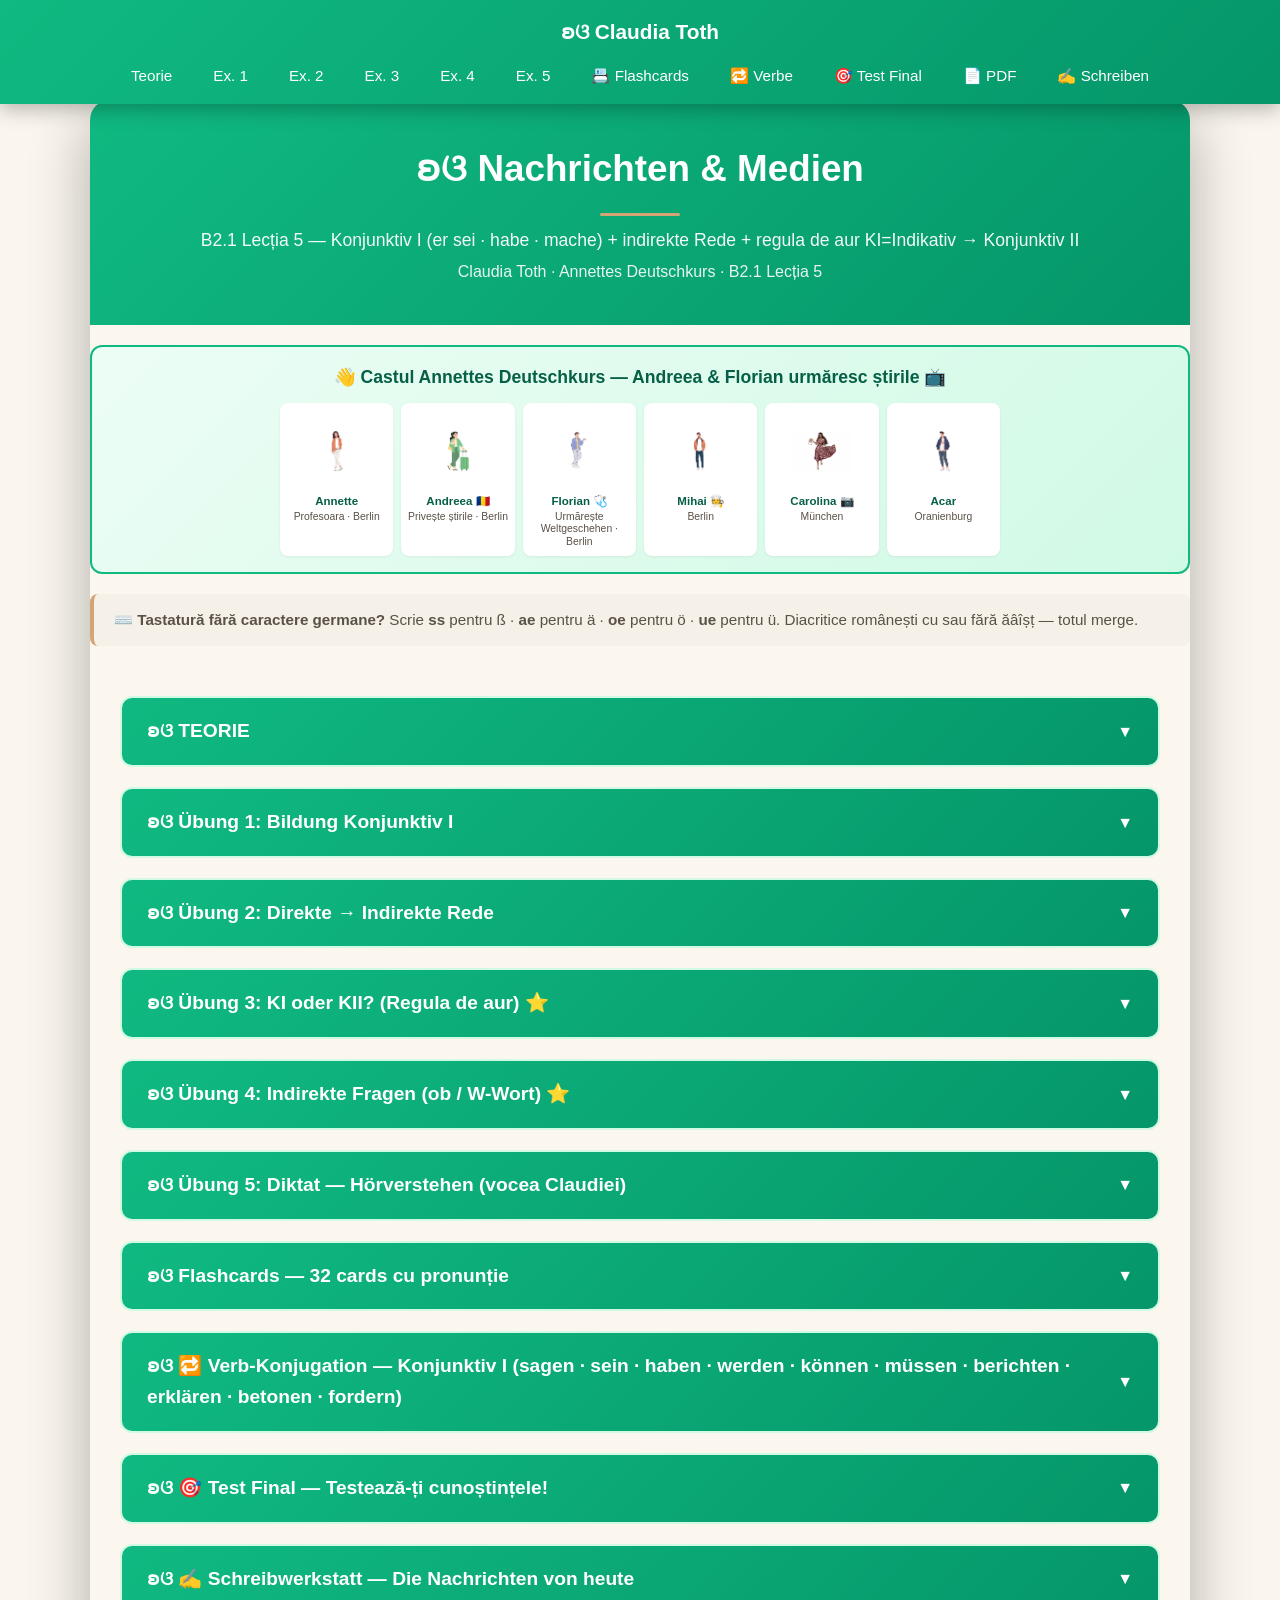
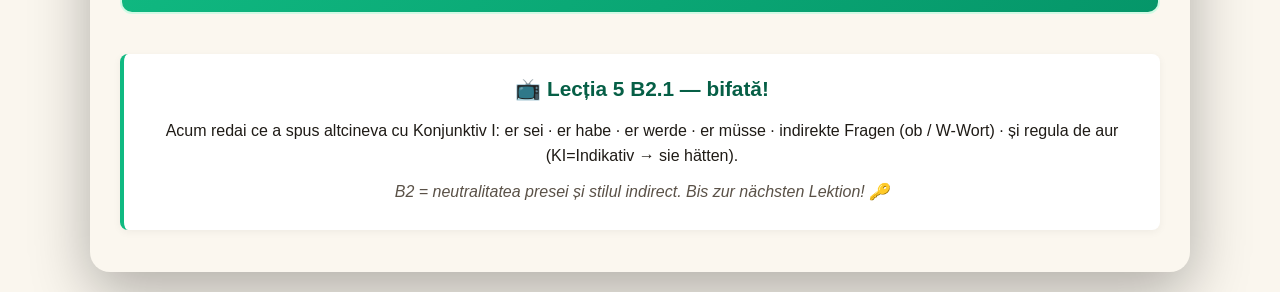
<file: index.html>
<!DOCTYPE html>
<html lang="ro">
<head>
    <meta charset="UTF-8">
    <meta name="robots" content="noindex, nofollow">
    <meta name="viewport" content="width=device-width, initial-scale=1.0">
    <title>Nachrichten &amp; Medien — B2.1 Lecția 5: Konjunktiv I + indirekte Rede · Annettes Deutschkurs</title>
    <meta property="og:title" content="B2.1 Nachrichten &amp; Medien · Claudia Toth">
    <meta property="og:description" content="B2.1 Lecția 5 — Nachrichten & Medien: Konjunktiv I (er sei/habe/mache) + indirekte Rede + regula KI=Indikativ → Konjunktiv II · Claudia Toth · Annettes Deutschkurs">
    <meta property="og:type" content="website">
    <meta property="og:locale" content="ro_RO">
    <meta name="description" content="B2.1 Lecția 5 — Nachrichten & Medien: Konjunktiv I + indirekte Rede · Claudia Toth">
    <link rel="stylesheet" href="styles.css">
</head>
<body>
    <nav class="navbar">
        <a href="#top" class="navbar-logo">ʚଓ Claudia Toth</a>
        <ul class="navbar-menu">
            <li><a href="#teorie" onclick="openSection(0)">Teorie</a></li>
            <li><a href="#ex1" onclick="openSection(1)">Ex. 1</a></li>
            <li><a href="#ex2" onclick="openSection(2)">Ex. 2</a></li>
            <li><a href="#ex3" onclick="openSection(3)">Ex. 3</a></li>
            <li><a href="#ex4" onclick="openSection(4)">Ex. 4</a></li>
            <li><a href="#ex5" onclick="openSection(5)">Ex. 5</a></li>
            <li><a href="#flashcards" onclick="openSection(6)">📇 Flashcards</a></li>
            <li><a href="#verbe" onclick="openSection(7)">🔁 Verbe</a></li>
            <li><a href="#final-test" onclick="openSection(8)">🎯 Test Final</a></li>
            <li><a href="nachrichten.pdf" download>📄 PDF</a></li>
            <li><a href="#schreibwerkstatt" onclick="openSection(9)">✍️ Schreiben</a></li>
        </ul>
    </nav>

    <div class="container" id="top">
        <div class="header">
            <h1>ʚଓ Nachrichten &amp; Medien</h1>
            <p class="subtitle">B2.1 Lecția 5 — Konjunktiv I (er sei · habe · mache) + indirekte Rede + regula de aur KI=Indikativ → Konjunktiv II</p>
            <p>Claudia Toth · Annettes Deutschkurs · B2.1 Lecția 5</p>
        </div>

        <div class="cast-banner">
            <h4>👋 Castul Annettes Deutschkurs — Andreea &amp; Florian urmăresc știrile 📺</h4>
            <div class="cast-grid">
                <div class="cast-card"><img src="images/annette.png" alt="Annette"><div class="name">Annette</div><div class="detail">Profesoara · Berlin</div></div>
                <div class="cast-card"><img src="images/andreea.png" alt="Andreea"><div class="name">Andreea 🇷🇴</div><div class="detail">Privește știrile · Berlin</div></div>
                <div class="cast-card"><img src="images/florian.png" alt="Florian"><div class="name">Florian 🩺</div><div class="detail">Urmărește Weltgeschehen · Berlin</div></div>
                <div class="cast-card"><img src="images/mihai.png" alt="Mihai"><div class="name">Mihai 🧑‍🍳</div><div class="detail">Berlin</div></div>
                <div class="cast-card"><img src="images/carolina.png" alt="Carolina"><div class="name">Carolina 📷</div><div class="detail">München</div></div>
                <div class="cast-card"><img src="images/acar.png" alt="Acar"><div class="name">Acar</div><div class="detail">Oranienburg</div></div>
            </div>
        </div>

        <div style="background:#F5F0E8; border-left:4px solid #D4A574; padding:14px 20px; margin:20px 0; border-radius:8px;">
            <p style="margin:0; color:#5A5147; font-size:0.95rem;">⌨️ <strong>Tastatură fără caractere germane?</strong> Scrie <strong>ss</strong> pentru ß · <strong>ae</strong> pentru ä · <strong>oe</strong> pentru ö · <strong>ue</strong> pentru ü. Diacritice românești cu sau fără ăâîșț — totul merge.</p>
        </div>

        <div class="content">
            <div class="section" id="teorie">
                <div class="section-header" onclick="toggleMainSection(0)"><h3>ʚଓ TEORIE</h3><span class="arrow">▼</span></div>
                <div class="section-content" id="main-section-0"><div id="theory-container"></div></div>
            </div>

            <div class="section" id="ex1">
                <div class="section-header" onclick="toggleMainSection(1)"><h3>ʚଓ Übung 1: Bildung Konjunktiv I</h3><span class="arrow">▼</span></div>
                <div class="section-content" id="main-section-1">
                    <div id="ex1-container"></div>
                    <div class="btn-container">
                        <button class="btn btn-check" onclick="checkExercise(1)">✓ Verifica</button>
                        <button class="btn btn-reset" onclick="resetExercise(1)">↻ Reseteaza</button>
                    </div>
                    <div class="score" id="score-1"></div>
                </div>
            </div>
            <div class="section" id="ex2">
                <div class="section-header" onclick="toggleMainSection(2)"><h3>ʚଓ Übung 2: Direkte → Indirekte Rede</h3><span class="arrow">▼</span></div>
                <div class="section-content" id="main-section-2">
                    <div id="ex2-container"></div>
                    <div class="btn-container">
                        <button class="btn btn-check" onclick="checkExercise(2)">✓ Verifica</button>
                        <button class="btn btn-reset" onclick="resetExercise(2)">↻ Reseteaza</button>
                    </div>
                    <div class="score" id="score-2"></div>
                </div>
            </div>
            <div class="section" id="ex3">
                <div class="section-header" onclick="toggleMainSection(3)"><h3>ʚଓ Übung 3: KI oder KII? (Regula de aur) ⭐</h3><span class="arrow">▼</span></div>
                <div class="section-content" id="main-section-3">
                    <div id="ex3-container"></div>
                    <div class="btn-container">
                        <button class="btn btn-check" onclick="checkExercise(3)">✓ Verifica</button>
                        <button class="btn btn-reset" onclick="resetExercise(3)">↻ Reseteaza</button>
                    </div>
                    <div class="score" id="score-3"></div>
                </div>
            </div>
            <div class="section" id="ex4">
                <div class="section-header" onclick="toggleMainSection(4)"><h3>ʚଓ Übung 4: Indirekte Fragen (ob / W-Wort) ⭐</h3><span class="arrow">▼</span></div>
                <div class="section-content" id="main-section-4">
                    <div id="ex4-container"></div>
                    <div class="btn-container">
                        <button class="btn btn-check" onclick="checkExercise(4)">✓ Verifica</button>
                        <button class="btn btn-reset" onclick="resetExercise(4)">↻ Reseteaza</button>
                    </div>
                    <div class="score" id="score-4"></div>
                </div>
            </div>
            <div class="section" id="ex5">
                <div class="section-header" onclick="toggleMainSection(5)"><h3>ʚଓ Übung 5: Diktat — Hörverstehen (vocea Claudiei)</h3><span class="arrow">▼</span></div>
                <div class="section-content" id="main-section-5">
                    <div id="ex5-container"></div>
                    <div class="btn-container">
                        <button class="btn btn-check" onclick="checkExercise(5)">✓ Verifica</button>
                        <button class="btn btn-reset" onclick="resetExercise(5)">↻ Reseteaza</button>
                    </div>
                    <div class="score" id="score-5"></div>
                </div>
            </div>

            <div class="section" id="flashcards">
                <div class="section-header" onclick="toggleMainSection(6)"><h3>ʚଓ Flashcards — 32 cards cu pronunție</h3><span class="arrow">▼</span></div>
                <div class="section-content" id="main-section-6"><div id="flashcards-container"></div></div>
            </div>

            <div class="section" id="verbe">
                <div class="section-header" onclick="toggleMainSection(7)"><h3>ʚଓ 🔁 Verb-Konjugation — Konjunktiv I (sagen · sein · haben · werden · können · müssen · berichten · erklären · betonen · fordern)</h3><span class="arrow">▼</span></div>
                <div class="section-content" id="main-section-7"><div id="verbs-container"></div></div>
            </div>

            <div class="section" id="final-test">
                <div class="section-header" onclick="toggleMainSection(8)"><h3>ʚଓ 🎯 Test Final — Testează-ți cunoștințele!</h3><span class="arrow">▼</span></div>
                <div class="section-content" id="main-section-8"><div id="final-test-container"></div></div>
            </div>

            <div class="section" id="schreibwerkstatt">
                <div class="section-header" onclick="toggleMainSection(9)">
                    <h3>ʚଓ ✍️ Schreibwerkstatt — Die Nachrichten von heute</h3>
                    <span class="arrow">▼</span>
                </div>
                <div class="section-content" id="main-section-9">
                    <div class="theory-box" style="background:linear-gradient(135deg,#ecfdf5 0%,#d1fae5 100%); border-left:4px solid #10B981;">
                        <h4 style="color:#065f46;">✍️ Tema ta de scriere — „Die Nachrichten von heute"</h4>
                        <p>Scrie un buletin de știri de <strong>80–150 de cuvinte</strong>: raportează ce au spus <strong>3–4 persoane</strong> (politician, expert, martor, purtător de cuvânt), <strong>folosind Konjunktiv I</strong>.</p>
                        <p style="margin-top:6px;">Întrebări care te ajută: Wer hat was gesagt? Welche Themen (Politik, Klima, Wirtschaft, Sport)? Was wird gefordert oder versprochen?</p>
                    </div>
                    <div class="theory-box" style="background:#FBF7EF;">
                        <h4>💡 Redemittel (folosește-i!)</h4>
                        <ul style="margin:6px 0 0 18px; line-height:1.8;">
                            <li><strong>X sagte / erklärte / betonte, …</strong> + Konjunktiv I (er <strong>sei</strong> / <strong>habe</strong> / <strong>werde</strong>)</li>
                            <li><strong>Laut + Dativ …</strong> / <strong>Dem Bericht zufolge …</strong></li>
                            <li><strong>Die Sprecherin forderte, man <strong>solle</strong> …</strong></li>
                            <li><strong>Es <strong>gebe</strong> … / Es <strong>habe</strong> … gegeben.</strong></li>
                        </ul>
                    </div>
                    <div class="theory-box" style="background:#dbeafe; border-left:4px solid #D4A574;">
                        <h4>✅ Checklist gramatical (bifează înainte să trimiți)</h4>
                        <ul style="margin:6px 0 0 18px; line-height:1.9;">
                            <li>☐ minim <strong>4 propoziții la Konjunktiv I</strong> (er sei / habe / werde / mache)</li>
                            <li>☐ minim <strong>1 cu sein</strong> (er <strong>sei</strong> …)</li>
                            <li>☐ minim <strong>1 plural cu regula de aur</strong> → Konjunktiv II (sie <strong>hätten</strong>)</li>
                            <li>☐ minim <strong>1 Redemittel de presă</strong> (Laut … / … zufolge / Wie X berichtete)</li>
                        </ul>
                    </div>
                    <details style="margin:14px 0;">
                        <summary style="cursor:pointer; color:#065f46; font-weight:700; font-size:1.05rem;">▶ 📄 Vezi un model de răspuns</summary>
                        <div class="theory-box" style="background:#FBF7EF; margin-top:10px;">
                            <p style="color:#065f46;"><em>Guten Abend. Hier sind die Nachrichten. Der Bundeskanzler erklärte heute, die Wirtschaft erhole sich langsam, doch man müsse weiter sparen. Laut der Umweltministerin seien neue Klimaschutzmaßnahmen geplant; sie betonte, Deutschland werde seine Ziele erreichen. Die Opposition forderte, man solle mehr für Familien tun. Dem Polizeibericht zufolge habe es bei der Demonstration keine Zwischenfälle gegeben; alles sei friedlich verlaufen. Auch aus dem Sport gab es gute Nachrichten: Die Trainerin sagte, ihr Team sei optimistisch und werde im Finale alles geben. Das waren die Nachrichten — einen schönen Abend!</em></p>
                            <p style="color:#5A5147; font-style:italic; font-size:0.9rem; margin-top:8px;">(Bună seara. Iată știrile. Cancelarul a declarat azi că economia se redresează încet, dar că trebuie economisit în continuare. Potrivit ministrei mediului, sunt planificate noi măsuri de protecție a climei; ea a subliniat că Germania își va atinge obiectivele. Opoziția a cerut să se facă mai mult pentru familii. Conform raportului poliției, la demonstrație nu au fost incidente; totul a decurs pașnic. Și din sport au fost vești bune: antrenoarea a spus că echipa ei e optimistă și va da totul în finală. Acestea au fost știrile — o seară plăcută!)</p>
                        </div>
                    </details>
                    <div style="text-align:center; margin-top:22px;">
                        <p style="color:#047857; margin-bottom:14px; font-size:1rem;">Când ești gata, trimite-mi textul tău. Îl citesc personal și îți răspund pe email cu corectările. 🦋</p>
                        <a href="https://forms.gle/9aiocfkmrQe8o3t58" target="_blank" rel="noopener noreferrer" style="display:inline-block; background:#10B981; color:white; padding:14px 32px; border-radius:10px; text-decoration:none; font-weight:bold; font-size:1.05rem; box-shadow:0 2px 6px rgba(16,185,129,0.3);">✍️ Trimite textul Claudiei →</a>
                        <p style="color:#5A5147; font-size:0.78rem; margin-top:12px; font-style:italic;">ʚଓ Nu uita să-ți treci adresa de email în formular</p>
                    </div>
                </div>
            </div>

            <div class="theory-box" style="text-align: center; margin-top: 40px;">
                <p style="font-size: 1.3rem; font-weight: bold; color: #065f46;">📺 Lecția 5 B2.1 — bifată!</p>
                <p style="margin-top: 12px;">Acum redai ce a spus altcineva cu Konjunktiv I: er sei · er habe · er werde · er müsse · indirekte Fragen (ob / W-Wort) · și regula de aur (KI=Indikativ → sie hätten).</p>
                <p style="margin-top: 10px; font-style: italic; color: #5A5147;">B2 = neutralitatea presei și stilul indirect. Bis zur nächsten Lektion! 🔑</p>
            </div>
        </div>
    </div>

    <script src="theory.js"></script>
    <script src="exercises.js"></script>
    <script src="flashcards.js"></script>
    <script src="verbs.js"></script>
    <script src="final-test.js"></script>
    <script src="main.js"></script>
</body>
</html>
</file>
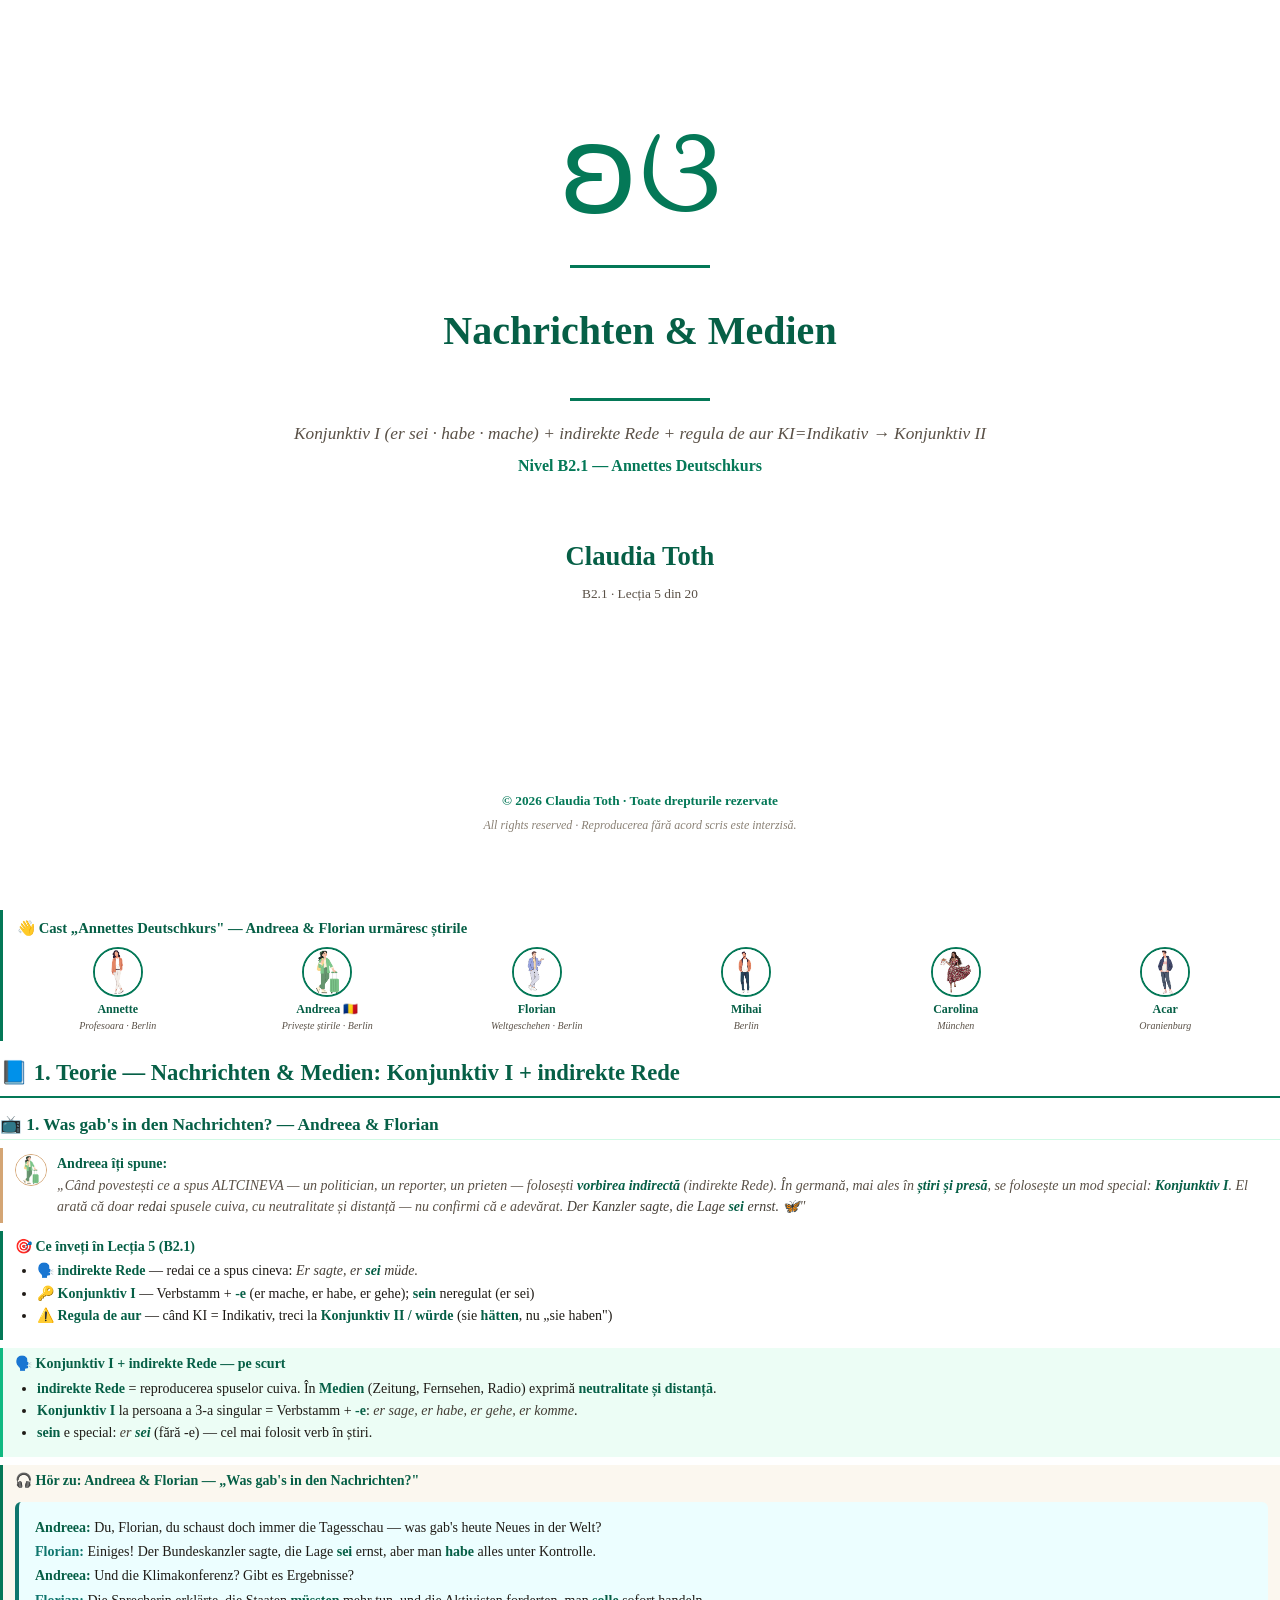
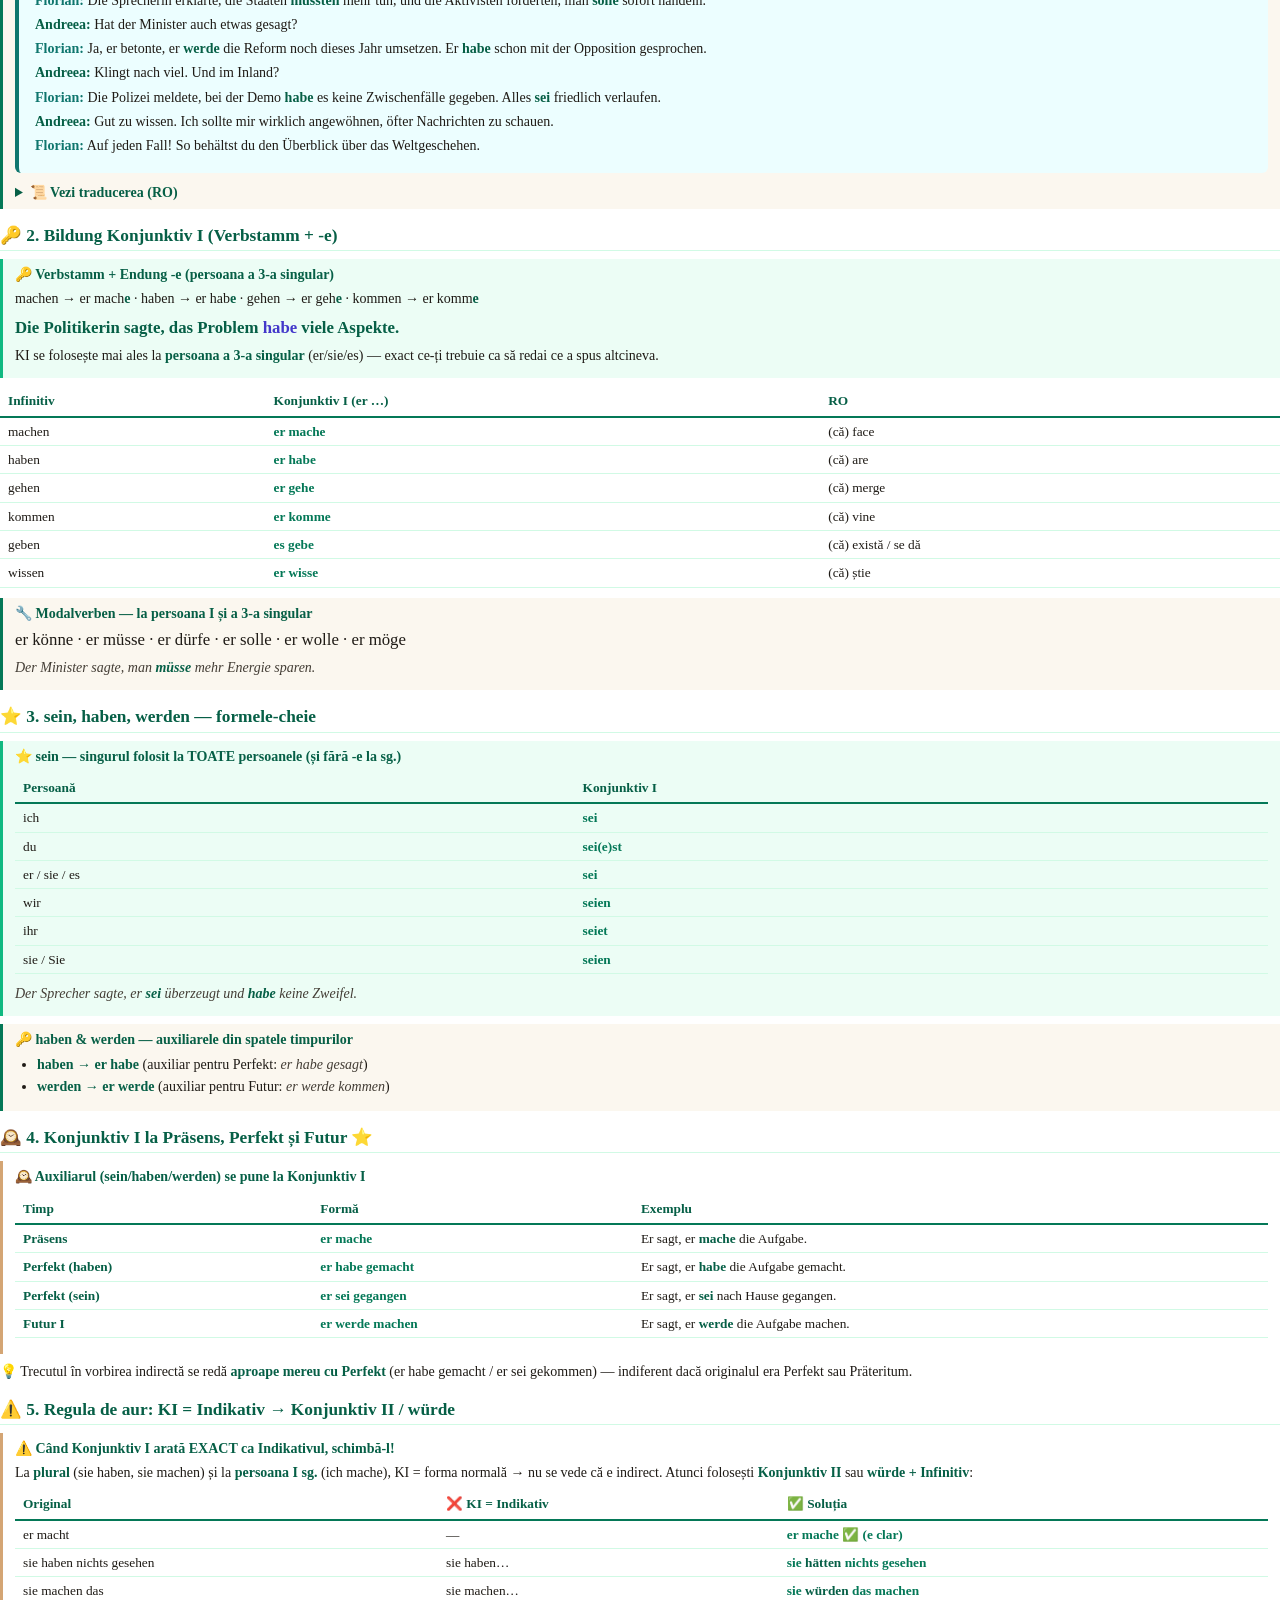
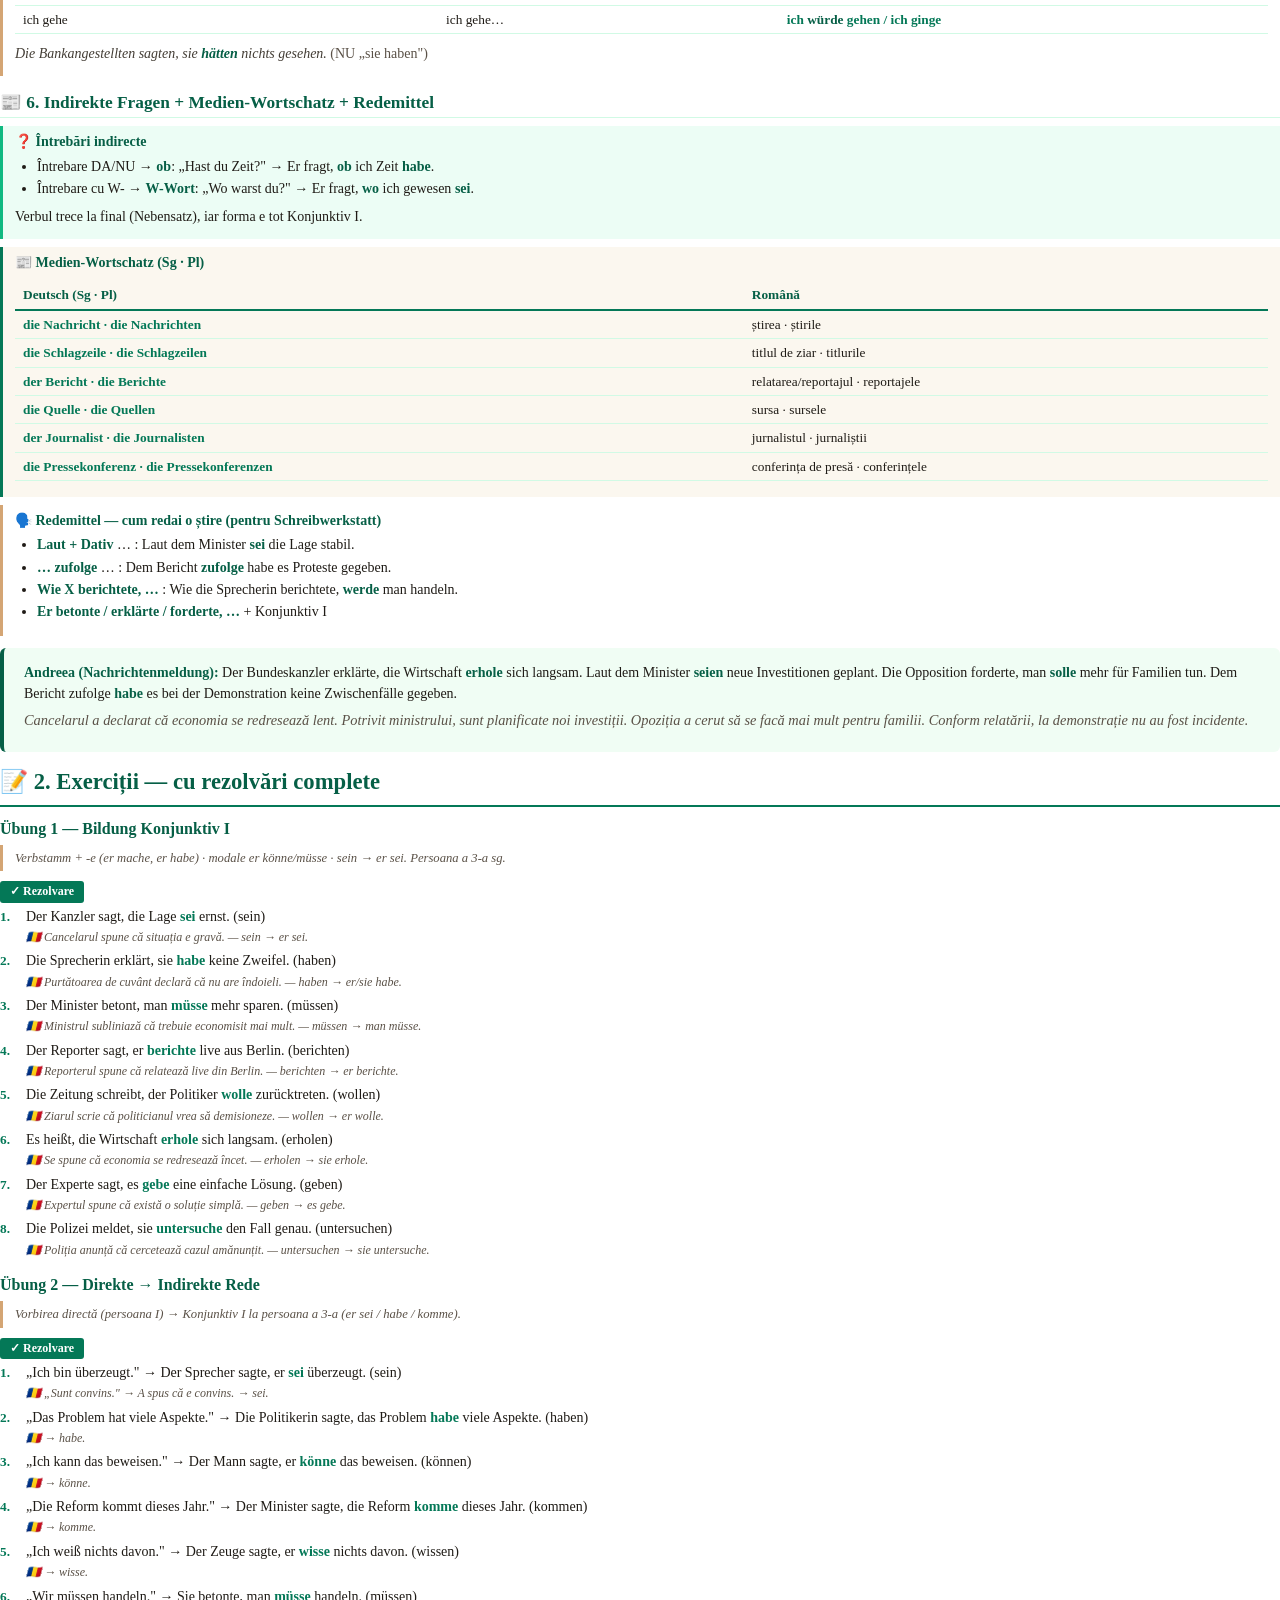
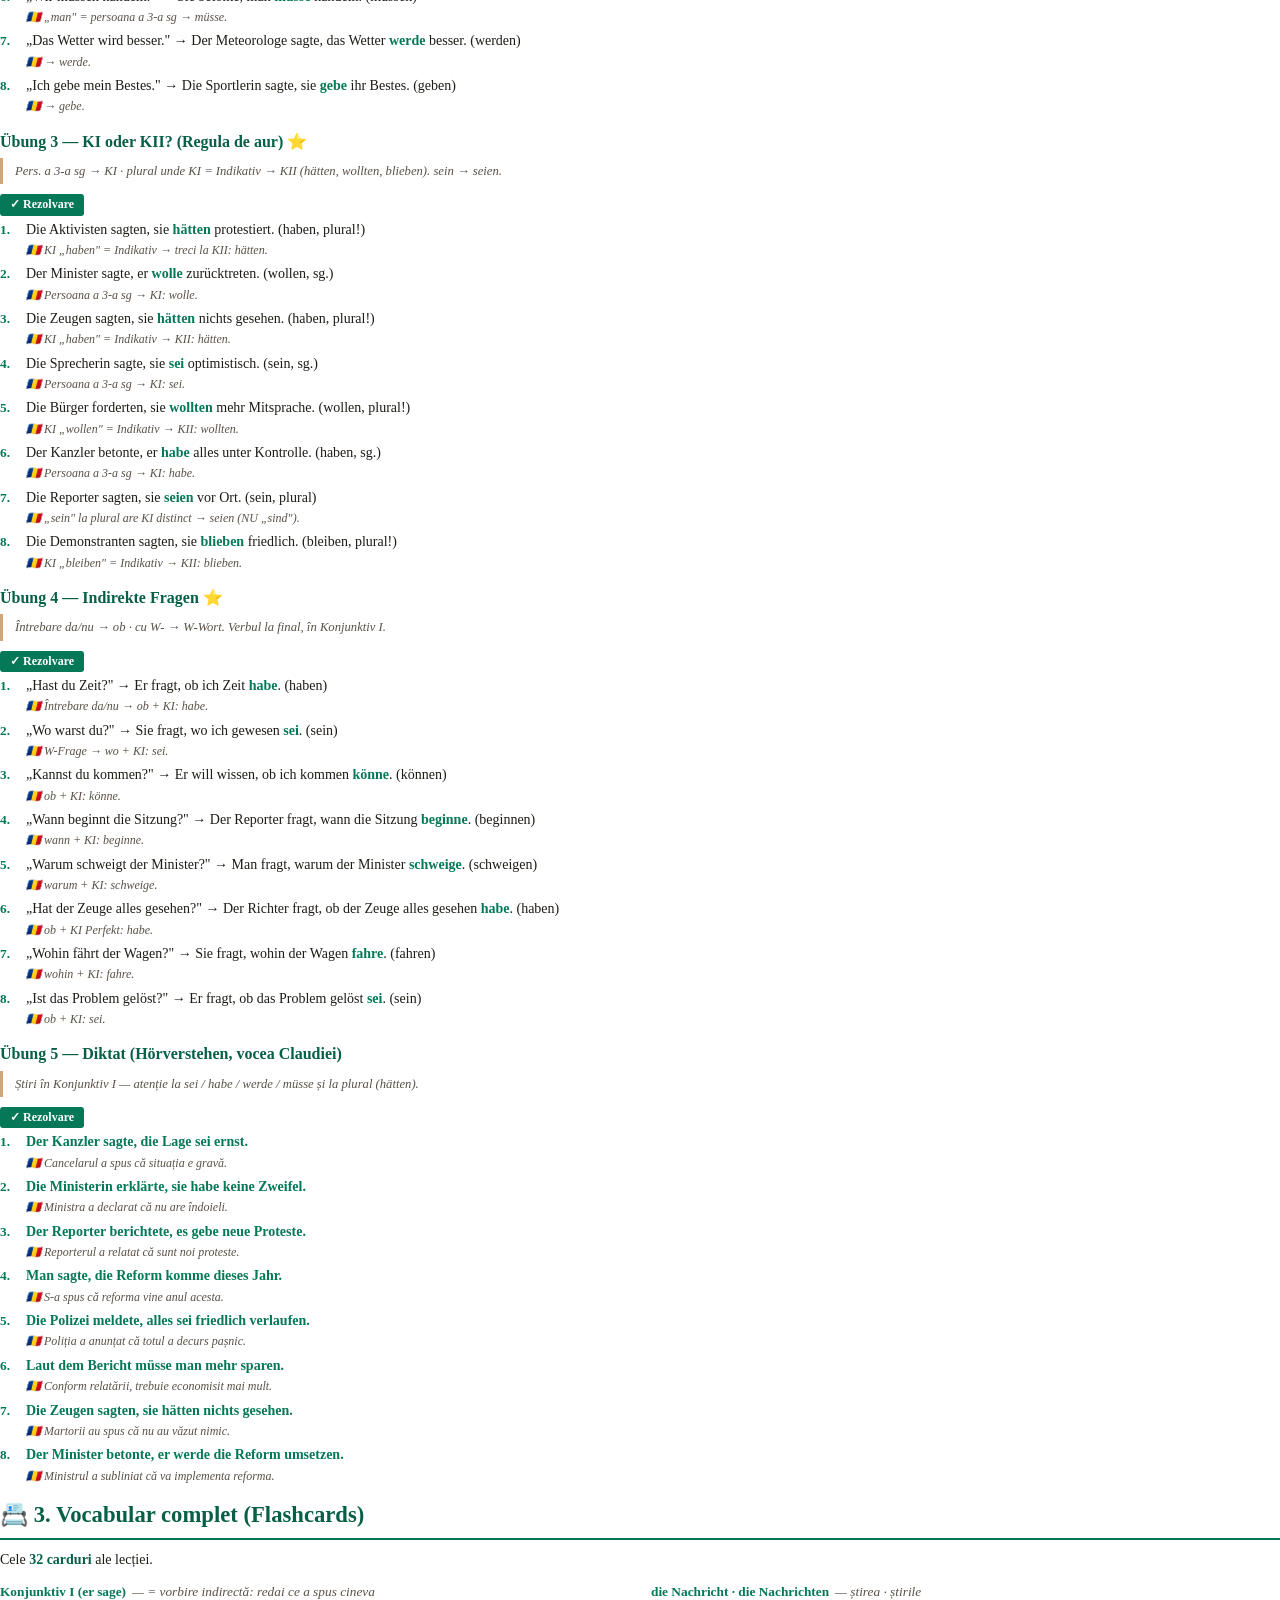
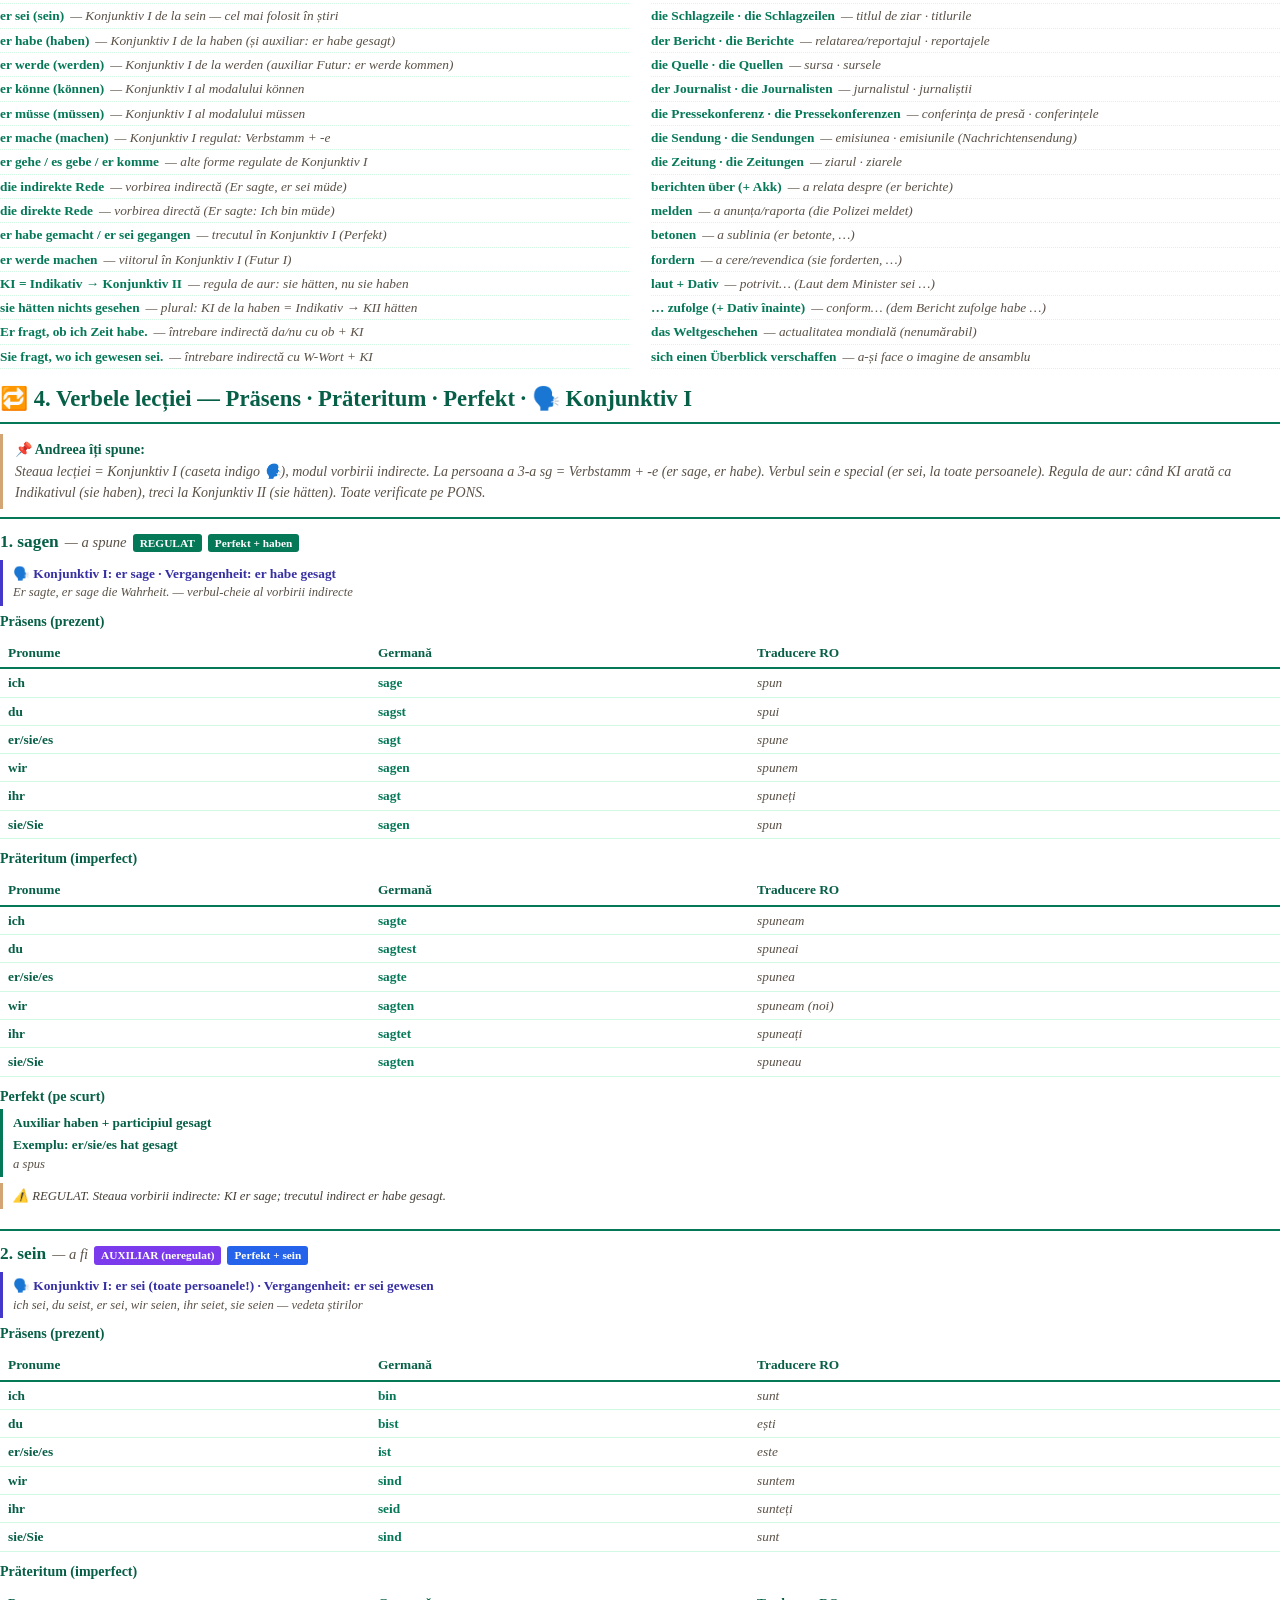
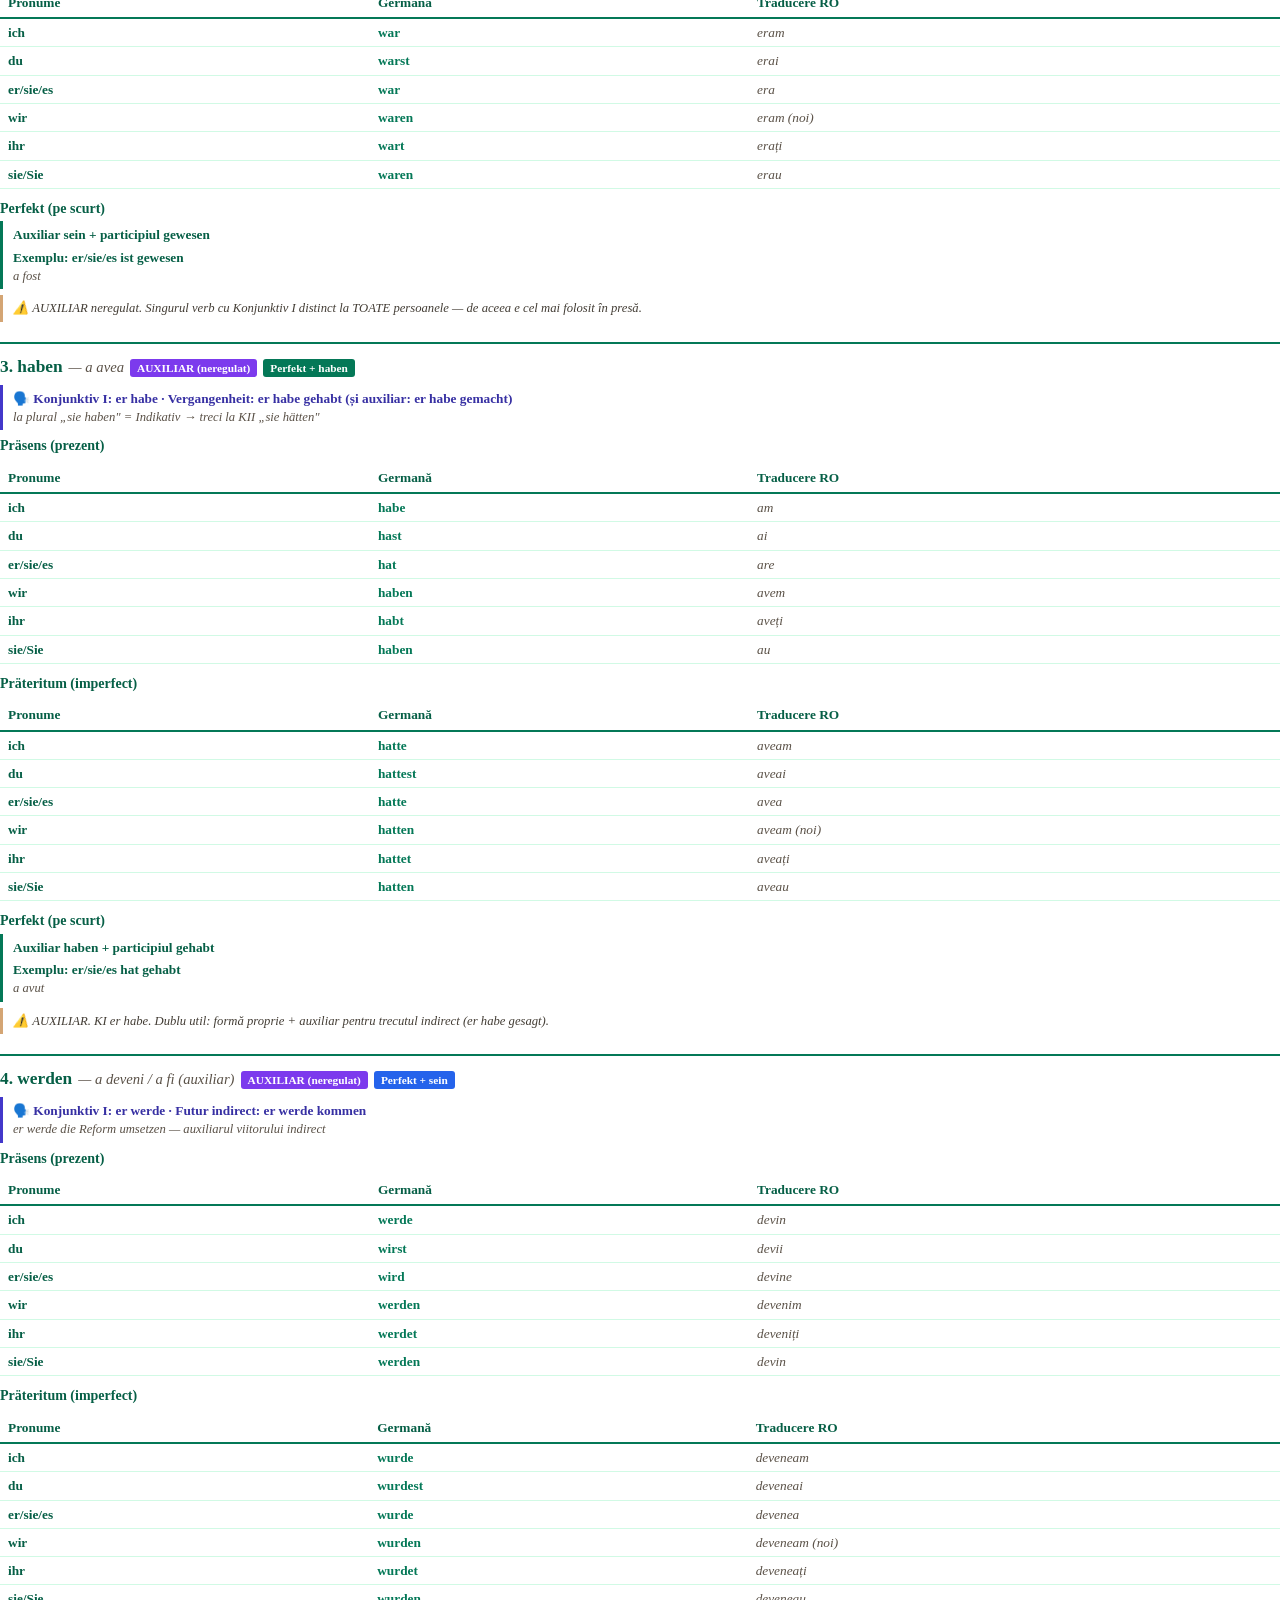
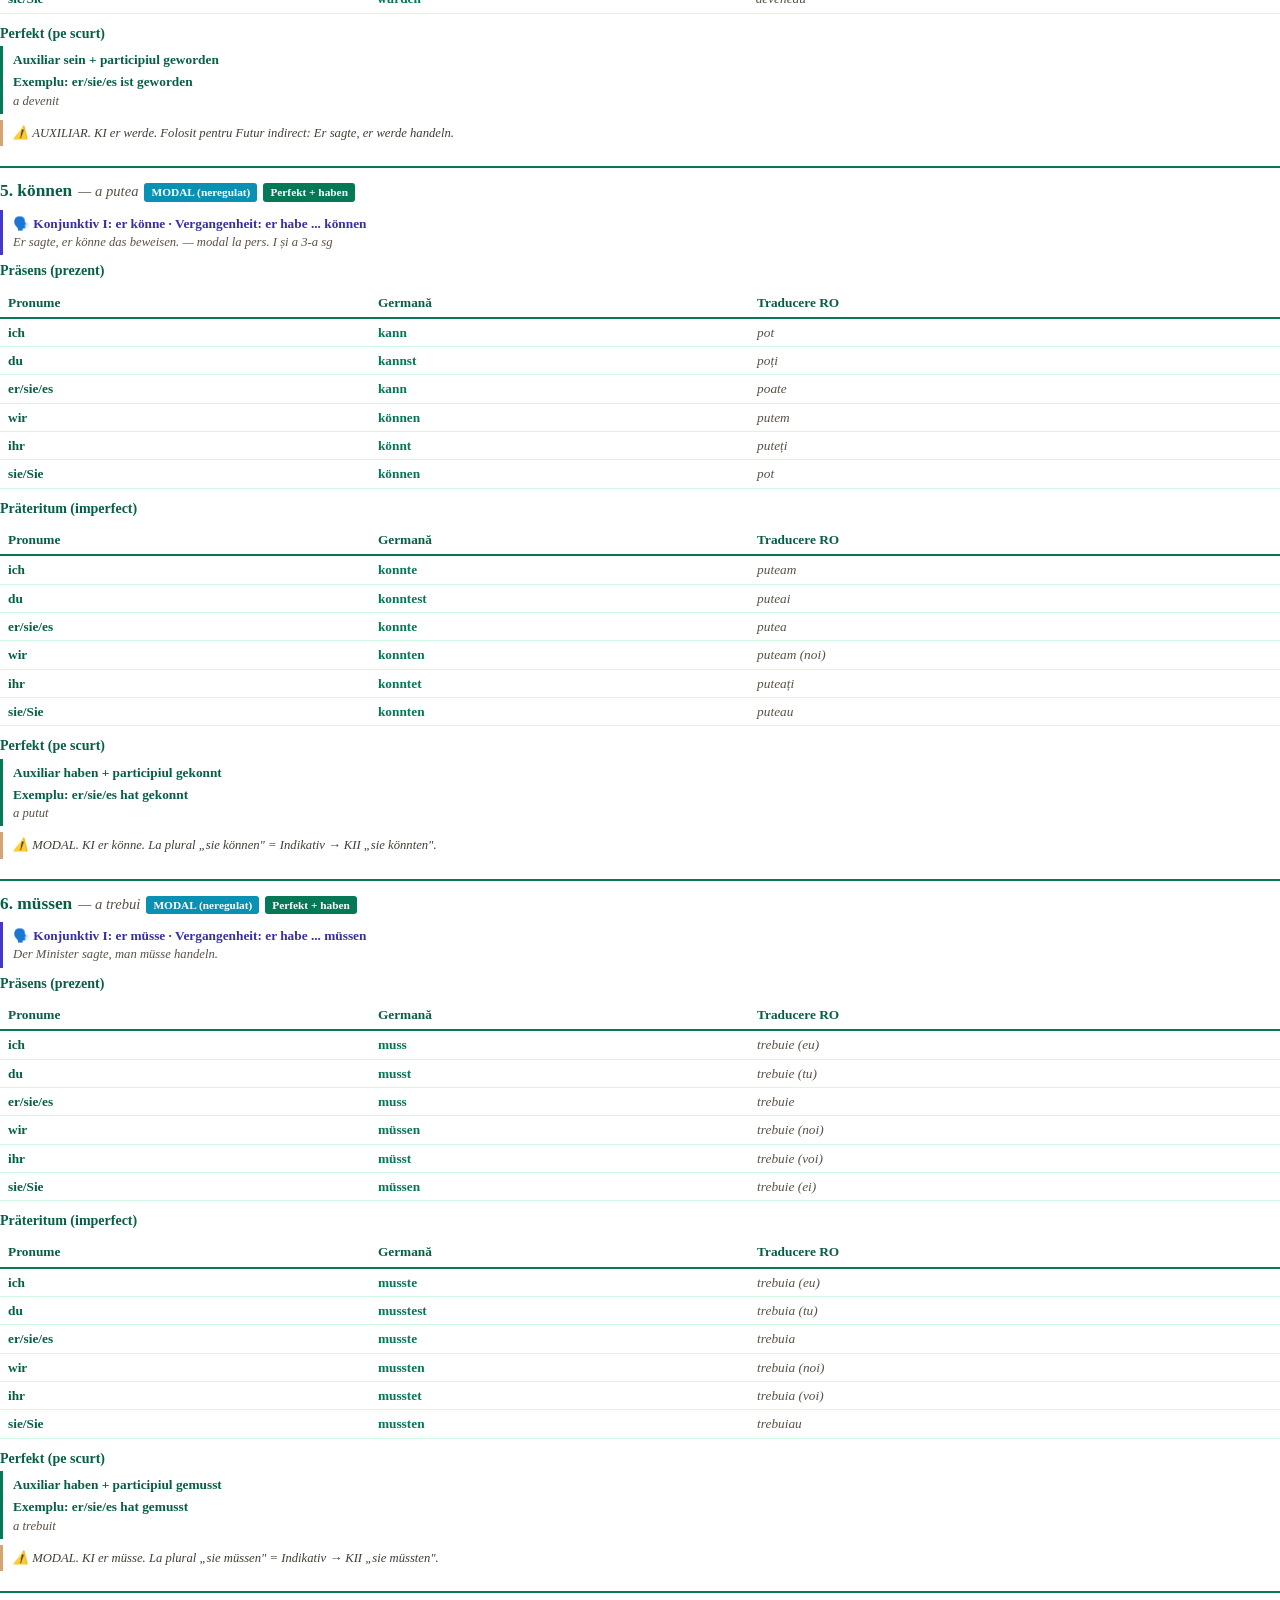
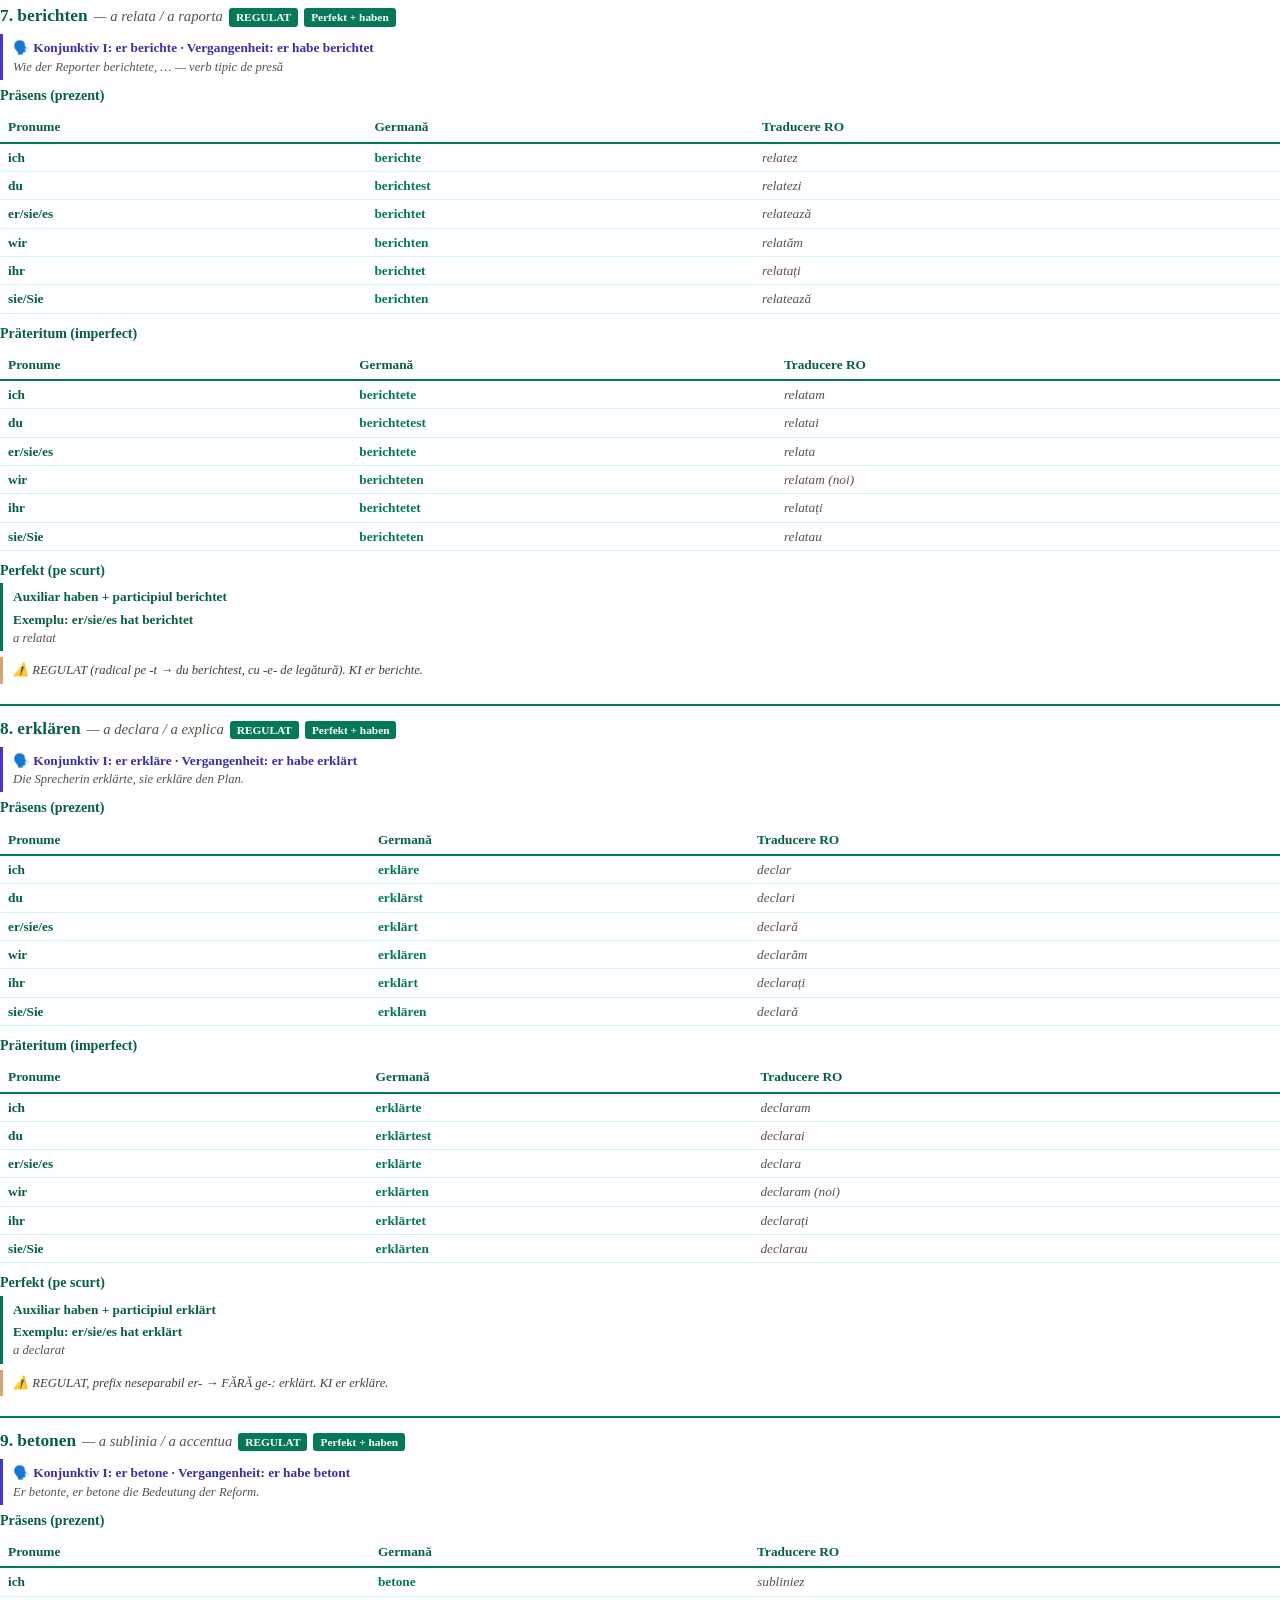
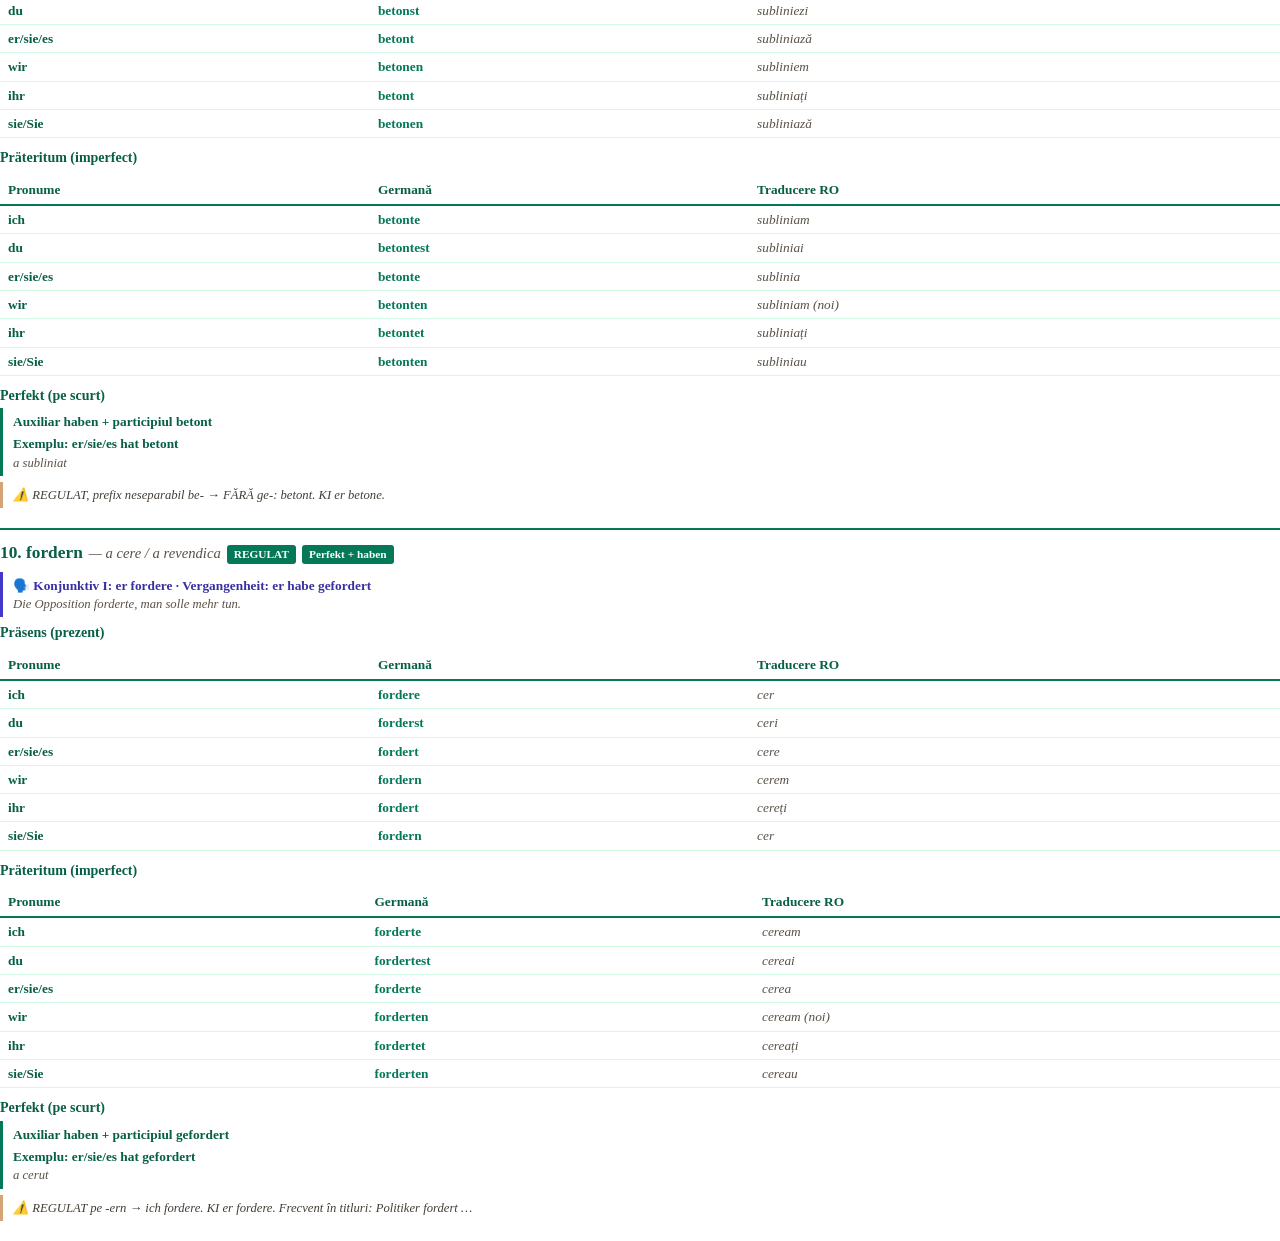
<file: pdf.html>
<!DOCTYPE html>
<html lang="ro">
<head>
    <meta charset="UTF-8">
    <meta name="robots" content="noindex, nofollow">
    <title>Nachrichten &amp; Medien · Claudia Toth · B2.1 · Lecția 5</title>
    <style>
        @page { size: A4; margin: 22mm 18mm 22mm 18mm;
            @bottom-center { content: "ʚଓ Claudia Toth · Nachrichten & Medien · B2.1 · Lecția 5 din 20 · © 2026 — Toate drepturile rezervate · pag. " counter(page) " / " counter(pages); font-size: 8.5pt; color: #047857; font-family: 'Georgia', 'Times New Roman', serif; }
        }
        @page :first { margin: 0; @bottom-center { content: ""; } }
        * { box-sizing: border-box; margin: 0; padding: 0; }
        body { font-family: 'Georgia', 'Times New Roman', serif; color: #1F1B16; line-height: 1.45; font-size: 10.5pt; -webkit-print-color-adjust: exact; print-color-adjust: exact; }
        .cover { width: 100%; min-height: 100vh; padding: 80px 60px 60px; text-align: center; display: flex; flex-direction: column; align-items: center; justify-content: flex-start; page-break-after: always; }
        .cover-symbol { font-size: 90pt; color: #047857; line-height: 1; margin: 30px 0 15px; font-family: 'Segoe UI Emoji', 'Segoe UI', sans-serif; }
        .cover-divider { width: 140px; height: 3px; background: #047857; margin: 20px 0; border: none; }
        .cover-title { font-size: 30pt; color: #065f46; font-weight: bold; margin: 14px 0 18px; font-family: 'Georgia', serif; }
        .cover-subtitle { font-size: 13pt; color: #5A5147; font-style: italic; margin-bottom: 8px; }
        .cover-level { font-size: 12pt; color: #047857; font-weight: bold; margin-bottom: 60px; }
        .cover-author { font-size: 20pt; color: #065f46; font-weight: bold; margin-bottom: 8px; }
        .cover-series { font-size: 10pt; color: #5A5147; margin-bottom: 80px; }
        .cover-copyright { margin-top: auto; font-size: 10pt; color: #047857; font-weight: 600; }
        .cover-notice { font-size: 9pt; color: #8a8175; font-style: italic; margin-top: 6px; }
        .content { padding: 0; }
        h1.chapter { color: #065f46; padding: 0 0 6px 0; font-size: 17pt; margin: 14px 0 10px; border-bottom: 2px solid #047857; font-family: 'Georgia', serif; page-break-after: avoid; }
        h2.sub-chapter { color: #065f46; font-size: 13pt; margin: 14px 0 6px; padding-bottom: 2px; border-bottom: 1px solid #d1fae5; font-family: 'Georgia', serif; page-break-after: avoid; }
        p { margin-bottom: 6px; }
        strong { color: #065f46; }
        em { color: #433d35; font-style: italic; }
        ul, ol { margin: 4px 0 8px 22px; }
        li { margin-bottom: 2px; }
        .theory-box { background: transparent; border-left: 3px solid #047857; padding: 6px 12px; margin: 8px 0; page-break-inside: avoid; }
        .theory-box h4 { color: #065f46; font-size: 10.5pt; margin-bottom: 4px; }
        .info-box { border-left-color: #D4A574; }
        .warn-box { border-left-color: #D4A574; }
        .example-box { border-left: 2px dashed #047857; padding: 4px 12px; margin: 4px 0; page-break-inside: avoid; }
        .example-box .de { color: #065f46; font-weight: 600; }
        .example-box .ro { color: #5A5147; font-style: italic; font-size: 9.5pt; margin-top: 1px; }
        table { width: 100%; border-collapse: collapse; margin: 6px 0 10px; font-size: 10pt; page-break-inside: avoid; }
        table thead { background: transparent; }
        table th { padding: 5px 8px; text-align: left; font-weight: bold; color: #065f46; border-bottom: 2px solid #047857; }
        table td { padding: 4px 8px; border-bottom: 1px solid #d1fae5; vertical-align: top; }
        td.verb { color: #047857; font-weight: bold; }
        td.ro-text { color: #5A5147; font-style: italic; }
        .ro-translation { display: block; color: #5A5147; font-style: italic; font-size: 9pt; margin-top: 1px; }
        .andreea-note { border-left: 3px solid #D4A574; padding: 6px 12px; margin: 8px 0; page-break-inside: avoid; font-style: italic; color: #5A5147; display: flex; gap: 10px; align-items: flex-start; }
        .andreea-note .speaker { font-weight: bold; font-style: normal; color: #065f46; margin-bottom: 2px; }
        .andreea-note-avatar { width: 32px; height: 32px; border-radius: 50%; object-fit: cover; flex-shrink: 0; border: 1.5px solid #D4A574; }
        .andreea-note-content { display: block; flex: 1; }
        .dialog-avatar { width: 28px; height: 28px; border-radius: 50%; object-fit: cover; border: 1.5px solid #047857; vertical-align: middle; margin-right: 6px; }
        .cast-banner { border-left: 3px solid #047857; padding: 8px 14px; margin: 10px 0 16px; page-break-inside: avoid; }
        .cast-banner h4 { color: #065f46; font-size: 11pt; margin-bottom: 8px; }
        .cast-grid { display: grid; grid-template-columns: repeat(6, 1fr); gap: 8px; }
        .cast-card { text-align: center; font-size: 8.5pt; page-break-inside: avoid; }
        .cast-card img { width: 50px; height: 50px; border-radius: 50%; object-fit: cover; display: block; margin: 0 auto 4px; border: 2px solid #047857; }
        .cast-card .name { color: #065f46; font-weight: bold; font-size: 9pt; display: block; }
        .cast-card .detail { color: #5A5147; font-style: italic; font-size: 7.5pt; display: block; }
        .ex-block { margin-bottom: 14px; page-break-inside: avoid; }
        .ex-block h3 { color: #065f46; font-size: 12pt; margin-bottom: 5px; }
        .ex-block .instruction { border-left: 3px solid #D4A574; padding: 4px 12px; margin-bottom: 6px; font-size: 9.5pt; color: #5A5147; font-style: italic; }
        .rezolvare-banner { display: inline-block; background: #047857; color: white; padding: 2px 10px; border-radius: 3px; font-size: 9pt; font-weight: bold; margin: 4px 0; -webkit-print-color-adjust: exact; print-color-adjust: exact; }
        .ex-item { display: flex; gap: 8px; margin-bottom: 5px; align-items: flex-start; }
        .ex-num { color: #047857; font-weight: bold; font-size: 10pt; flex-shrink: 0; min-width: 18px; }
        .ex-num::after { content: "."; }
        .ex-body { flex: 1; }
        .ex-q { margin-bottom: 2px; }
        .ex-a { color: #047857; font-weight: bold; font-size: 10pt; margin-top: 2px; }
        .ex-a::before { content: "✓ Rezolvare: "; color: #065f46; }
        .ex-explanation { color: #5A5147; font-size: 9pt; font-style: italic; margin-top: 1px; }
        .options { margin-left: 14px; color: #433d35; font-size: 9.5pt; }
        .options .right { color: #047857; font-weight: bold; }
        .flashcards-grid { columns: 2; column-gap: 22px; margin-top: 8px; }
        .fc-row { break-inside: avoid; padding: 2px 0; border-bottom: 1px dotted #d1fae5; font-size: 10pt; }
        .fc-row .de { color: #047857; font-weight: bold; }
        .fc-row .ro { color: #5A5147; font-style: italic; margin-left: 6px; }
        .verb-card { border-top: 2px solid #047857; padding: 10px 0 8px 0; margin-bottom: 12px; page-break-inside: avoid; }
        .verb-card .vh { display: flex; align-items: baseline; flex-wrap: wrap; gap: 6px; margin-bottom: 6px; }
        .verb-card .vh .name { font-size: 13pt; color: #065f46; font-weight: bold; }
        .verb-card .vh .ro { color: #5A5147; font-style: italic; font-size: 11pt; }
        .verb-card .vh .badge { display: inline-block; padding: 1px 7px; border-radius: 3px; font-size: 8.5pt; color: white; font-weight: bold; -webkit-print-color-adjust: exact; print-color-adjust: exact; }
        .verb-card .vh .badge.strong { background: #dc2626; }
        .verb-card .vh .badge.weak { background: #047857; }
        .verb-card .vh .badge.aux { background: #7c3aed; }
        .verb-card .vh .badge.sein { background: #2563eb; }
        .verb-card .vh .badge.haben { background: #047857; }
        .verb-card .vh .badge.modal { background: #0891b2; }
        .verb-card .partizip-box { border-left: 3px solid #4338ca; padding: 4px 10px; margin-top: 4px; font-size: 10pt; }
        .verb-card .partizip-box .de { color: #3730a3; font-weight: 600; }
        .verb-card .partizip-box .ro { color: #5A5147; font-style: italic; font-size: 9.5pt; }
        .verb-card h5 { color: #065f46; margin: 6px 0 2px; font-size: 10.5pt; }
        .verb-card .perfekt-box { border-left: 3px solid #047857; padding: 4px 10px; margin-top: 2px; font-size: 10pt; }
        .verb-card .perfekt-box .de { color: #065f46; font-weight: 600; }
        .verb-card .perfekt-box .ro { color: #5A5147; font-style: italic; font-size: 9.5pt; }
        .verb-card .note { font-size: 9.5pt; color: #433d35; padding: 4px 10px; border-left: 3px solid #D4A574; margin-top: 6px; font-style: italic; }
        .new-section { page-break-before: always; }
    </style>
</head>
<body>

<div class="cover">
    <div class="cover-symbol">ʚଓ</div>
    <hr class="cover-divider">
    <h1 class="cover-title">Nachrichten &amp; Medien</h1>
    <hr class="cover-divider">
    <p class="cover-subtitle">Konjunktiv I (er sei · habe · mache) + indirekte Rede + regula de aur KI=Indikativ → Konjunktiv II</p>
    <p class="cover-level">Nivel B2.1 — Annettes Deutschkurs</p>
    <p class="cover-author">Claudia Toth</p>
    <p class="cover-series">B2.1 · Lecția 5 din 20</p>
    <div class="cover-copyright">© 2026 Claudia Toth · Toate drepturile rezervate</div>
    <p class="cover-notice">All rights reserved · Reproducerea fără acord scris este interzisă.</p>
</div>

<div id="pdf-content"></div>

<script src="theory.js"></script>
<script src="exercises.js"></script>
<script src="flashcards.js"></script>
<script src="verbs.js"></script>
<script src="pdf-builder.js"></script>

</body>
</html>
</file>
<file: styles.css>
/* ============================================
   CLAUDIA TOTH - NOMEN-VERB-VERBINDUNGEN
   Design verde profesional · Mobile responsive
   ============================================ */

* {
    margin: 0;
    padding: 0;
    box-sizing: border-box;
}

body {
    font-family: 'Segoe UI', Tahoma, Geneva, Verdana, sans-serif;
    background: #FAF6EE;
    line-height: 1.6;
    padding: 0;
    padding-top: 80px;
    min-height: 100vh;
    color: #1F1B16;
}

/* ============================================
   NAVIGATION BAR
   ============================================ */
.navbar {
    position: fixed;
    top: 0;
    left: 0;
    right: 0;
    background: linear-gradient(135deg, #10b981 0%, #059669 100%);
    padding: 15px 30px;
    box-shadow: 0 4px 20px rgba(0,0,0,0.3);
    z-index: 1000;
    display: flex;
    flex-direction: column;
    gap: 15px;
    align-items: center;
    justify-content: center;
}

.navbar-logo {
    color: white;
    font-size: 1.3rem;
    font-weight: bold;
    text-decoration: none;
}

.navbar-menu {
    display: flex;
    gap: 5px;
    list-style: none;
    align-items: center;
    flex-wrap: wrap;
    justify-content: center;
}

.navbar-menu a {
    color: white;
    text-decoration: none;
    padding: 10px 18px;
    border-radius: 8px;
    transition: all 0.3s;
    font-size: 0.95rem;
    font-weight: 500;
}

.navbar-menu a:hover {
    background: rgba(255,255,255,0.2);
    transform: translateY(-2px);
}

/* ============================================
   CONTAINER PRINCIPAL
   ============================================ */
.container {
    max-width: 1100px;
    margin: 20px auto;
    background: #FBF7EF;
    border-radius: 20px;
    box-shadow: 0 20px 60px rgba(0,0,0,0.3);
    overflow: hidden;
}

.header {
    background: linear-gradient(135deg, #10b981 0%, #059669 100%);
    color: white;
    padding: 40px 30px;
    text-align: center;
}

.header h1 {
    font-size: 2.3rem;
    margin-bottom: 10px;
}

.header .subtitle {
    font-size: 1.1rem;
    opacity: 0.95;
    margin-bottom: 5px;
}

.header p {
    font-size: 1rem;
    opacity: 0.9;
}

.content {
    padding: 30px;
}

/* ============================================
   SECȚIUNI (Teorie + Exerciții)
   ============================================ */
.section {
    margin-bottom: 20px;
    scroll-margin-top: 100px;
    border-radius: 12px;
    overflow: hidden;
    border: 2px solid #d1fae5;
}

.section-header {
    background: linear-gradient(135deg, #10b981 0%, #059669 100%);
    color: white;
    padding: 18px 25px;
    cursor: pointer;
    display: flex;
    justify-content: space-between;
    align-items: center;
    transition: all 0.3s;
}

.section-header:hover {
    background: linear-gradient(135deg, #059669 0%, #047857 100%);
}

.section-header h3 {
    font-size: 1.2rem;
}

.arrow {
    transition: transform 0.3s;
    font-size: 1rem;
}

.arrow.rotated {
    transform: rotate(180deg);
}

.section-content {
    display: none;
    padding: 25px;
    background: #FBF7EF;
}

.section-content.active {
    display: block;
    animation: fadeIn 0.4s ease-in-out;
}

@keyframes fadeIn {
    from { opacity: 0; transform: translateY(-5px); }
    to { opacity: 1; transform: translateY(0); }
}

/* ============================================
   SUB-SECȚIUNI (în Teorie)
   ============================================ */
.sub-section {
    margin-bottom: 12px;
    border-radius: 10px;
    overflow: hidden;
    border: 1px solid #a7f3d0;
    background: white;
}

.sub-section-header {
    background: #d1fae5;
    color: #065f46;
    padding: 12px 18px;
    cursor: pointer;
    display: flex;
    justify-content: space-between;
    align-items: center;
    font-weight: 600;
    transition: background 0.3s;
    gap: 10px;
}

.sub-section-header > span:first-child {
    flex: 1;
}

.sub-section-header:hover {
    background: #a7f3d0;
}

/* ============================================
   AUDIO PLAYER (Play / Stop la fiecare subtitlu)
   ============================================ */
.audio-player {
    display: flex;
    align-items: center;
}

.audio-btn {
    background: #10b981;
    color: white;
    border: none;
    width: 36px;
    height: 36px;
    border-radius: 50%;
    cursor: pointer;
    font-size: 0.9rem;
    transition: all 0.3s;
    display: flex;
    align-items: center;
    justify-content: center;
    padding: 0;
    box-shadow: 0 2px 6px rgba(16, 185, 129, 0.3);
}

.audio-btn:hover {
    background: #059669;
    transform: scale(1.1);
    box-shadow: 0 4px 10px rgba(16, 185, 129, 0.5);
}

.audio-btn:active {
    transform: scale(0.95);
}

.lesson-audio {
    display: flex;
    align-items: center;
    gap: 12px;
    margin-bottom: 18px;
    padding: 10px 14px;
    background: #FBF7EF;
    border-left: 4px solid #10b981;
    border-radius: 6px;
}

.lesson-audio-label {
    color: #065f46;
    font-weight: 600;
    font-size: 0.95rem;
}

.sub-arrow {
    transition: transform 0.3s;
}

.sub-arrow.rotated {
    transform: rotate(180deg);
}

.sub-section-content {
    display: none;
    padding: 18px;
    background: white;
}

.sub-section-content.active {
    display: block;
}

/* ============================================
   THEORY BOX
   ============================================ */
.theory-box {
    background: white;
    border-left: 4px solid #10b981;
    padding: 18px 22px;
    margin: 12px 0;
    border-radius: 8px;
    box-shadow: 0 2px 8px rgba(0,0,0,0.05);
}

.theory-box h4 {
    color: #065f46;
    margin-bottom: 10px;
    font-size: 1.1rem;
}

.theory-box p {
    margin-bottom: 8px;
}

.theory-box ul {
    margin-left: 20px;
    margin-top: 8px;
}

.theory-box li {
    margin-bottom: 6px;
}

/* Exemple în context */
.example-box {
    background: #ecfdf5;
    border: 1px dashed #10b981;
    padding: 12px 16px;
    border-radius: 8px;
    margin: 10px 0;
    font-style: italic;
}

.example-box .de {
    color: #065f46;
    font-weight: 600;
    font-style: normal;
}

.example-box .ro {
    color: #5A5147;
    font-size: 0.95rem;
    margin-top: 4px;
}

/* Tabele teorie */
.theory-table {
    width: 100%;
    border-collapse: collapse;
    margin: 12px 0;
    background: white;
    border-radius: 8px;
    overflow: hidden;
    box-shadow: 0 2px 6px rgba(0,0,0,0.05);
}

.theory-table th {
    background: #10b981;
    color: white;
    padding: 12px;
    text-align: left;
    font-weight: 600;
}

.theory-table td {
    padding: 10px 12px;
    border-bottom: 1px solid #d1fae5;
}

.theory-table tr:last-child td {
    border-bottom: none;
}

.theory-table tr:nth-child(even) {
    background: #FBF7EF;
}

.theory-table .verb {
    color: #059669;
    font-weight: bold;
}

.theory-table .nomen {
    color: #065f46;
    font-weight: 600;
}

.theory-table .ro-text {
    color: #5A5147;
    font-style: italic;
    font-size: 0.95rem;
}

/* ============================================
   EXERCIȚII
   ============================================ */
.exercise-instruction {
    background: #F5F0E8;
    border-left: 4px solid #D4A574;
    padding: 12px 18px;
    margin-bottom: 18px;
    border-radius: 8px;
    color: #5A5147;
}

.exercise-item {
    background: white;
    padding: 15px 18px;
    margin-bottom: 12px;
    border-radius: 10px;
    display: flex;
    align-items: flex-start;
    gap: 12px;
    flex-wrap: wrap;
    box-shadow: 0 2px 6px rgba(0,0,0,0.05);
}

.exercise-number {
    background: #10b981;
    color: white;
    width: 30px;
    height: 30px;
    border-radius: 50%;
    display: flex;
    align-items: center;
    justify-content: center;
    font-weight: bold;
    flex-shrink: 0;
    font-size: 0.9rem;
}

.input-group {
    flex: 1;
    min-width: 200px;
    display: flex;
    flex-direction: column;
    gap: 6px;
}

.input-group label {
    color: #1F1B16;
    font-size: 1rem;
    line-height: 1.5;
}

.input-group .nomen-highlight {
    color: #065f46;
    font-weight: bold;
    background: #d1fae5;
    padding: 2px 8px;
    border-radius: 5px;
}

.input-group input[type="text"],
.input-group select {
    padding: 10px 14px;
    border: 2px solid #d1fae5;
    border-radius: 8px;
    font-size: 1rem;
    font-family: inherit;
    transition: all 0.3s;
    background: white;
}

.input-group input[type="text"]:focus,
.input-group select:focus {
    outline: none;
    border-color: #10b981;
    box-shadow: 0 0 0 3px rgba(16, 185, 129, 0.15);
}

/* Multiple choice */
.mc-options {
    display: flex;
    flex-direction: column;
    gap: 8px;
    margin-top: 8px;
}

.mc-option {
    display: flex;
    align-items: center;
    gap: 10px;
    padding: 8px 12px;
    border-radius: 8px;
    transition: background 0.2s;
    cursor: pointer;
}

.mc-option:hover {
    background: #FBF7EF;
}

.mc-option input[type="radio"] {
    cursor: pointer;
    width: 18px;
    height: 18px;
    accent-color: #10b981;
}

.mc-option label {
    cursor: pointer;
    flex: 1;
}

/* Feedback */
.feedback {
    width: 100%;
    margin-top: 8px;
    padding: 0;
    font-size: 0.95rem;
    border-radius: 6px;
    transition: all 0.3s;
}

.feedback.correct {
    background: #d1fae5;
    color: #065f46;
    padding: 10px 14px;
    border-left: 3px solid #10b981;
}

.feedback.incorrect {
    background: #fee2e2;
    color: #991b1b;
    padding: 10px 14px;
    border-left: 3px solid #ef4444;
}

.feedback.correct::before {
    content: "✓ Richtig! ";
    font-weight: bold;
}

.feedback.incorrect::before {
    content: "✗ Falsch. ";
    font-weight: bold;
}

/* ============================================
   BUTOANE
   ============================================ */
.btn-container {
    display: flex;
    gap: 15px;
    justify-content: center;
    margin: 30px 0;
    flex-wrap: wrap;
}

.btn {
    padding: 14px 32px;
    border: none;
    border-radius: 10px;
    font-size: 1rem;
    font-weight: 600;
    cursor: pointer;
    transition: all 0.3s;
    font-family: inherit;
}

.btn-check {
    background: linear-gradient(135deg, #10b981 0%, #059669 100%);
    color: white;
}

.btn-check:hover {
    transform: translateY(-2px);
    box-shadow: 0 8px 20px rgba(16, 185, 129, 0.4);
}

.btn-reset {
    background: #5A5147;
    color: white;
}

.btn-reset:hover {
    background: #433d35;
    transform: translateY(-2px);
    box-shadow: 0 8px 20px rgba(107, 114, 128, 0.4);
}

/* ============================================
   SCOR
   ============================================ */
.score {
    display: none;
    background: linear-gradient(135deg, #10b981 0%, #059669 100%);
    color: white;
    padding: 25px;
    border-radius: 12px;
    text-align: center;
    margin: 20px 0;
    scroll-margin-top: 100px;
}

.score.show {
    display: block;
    animation: fadeIn 0.5s;
}

.score-value {
    font-size: 2rem;
    font-weight: bold;
    margin-bottom: 10px;
}

.score-message {
    font-size: 1.1rem;
}

/* ============================================
   FLASHCARDS
   ============================================ */
.flashcard-counter {
    text-align: center;
    margin-bottom: 15px;
    color: #065f46;
    font-weight: 600;
}

.flashcard {
    background: white;
    border-radius: 16px;
    padding: 50px 30px;
    min-height: 220px;
    display: flex;
    align-items: center;
    justify-content: center;
    text-align: center;
    cursor: pointer;
    box-shadow: 0 4px 15px rgba(0,0,0,0.1);
    transition: transform 0.3s;
    position: relative;
    border: 3px solid #10b981;
}

.flashcard:hover {
    transform: scale(1.02);
}

.flashcard-content {
    width: 100%;
}

.flashcard .de {
    font-size: 1.8rem;
    color: #065f46;
    font-weight: bold;
    margin-bottom: 10px;
}

.flashcard .ro {
    font-size: 1.2rem;
    color: #5A5147;
    font-style: italic;
    display: none;
}

.flashcard.flipped .ro {
    display: block;
    animation: fadeIn 0.3s;
}

.flashcard-hint {
    position: absolute;
    bottom: 12px;
    left: 0;
    right: 0;
    color: #8a8175;
    font-size: 0.85rem;
}

.flashcard-audio-btn {
    position: absolute;
    top: 15px;
    right: 15px;
    background: #10b981;
    color: white;
    border: none;
    width: 40px;
    height: 40px;
    border-radius: 50%;
    font-size: 1.2rem;
    cursor: pointer;
    transition: all 0.3s;
    display: flex;
    align-items: center;
    justify-content: center;
}

.flashcard-audio-btn:hover {
    background: #059669;
    transform: scale(1.1);
}

.flashcard-controls {
    display: flex;
    justify-content: space-between;
    gap: 15px;
    margin-top: 20px;
}

.flashcard-btn {
    flex: 1;
    background: linear-gradient(135deg, #10b981 0%, #059669 100%);
    color: white;
    padding: 12px;
    border: none;
    border-radius: 8px;
    cursor: pointer;
    font-size: 1rem;
    font-weight: 600;
    transition: all 0.3s;
    font-family: inherit;
}

.flashcard-btn:hover {
    transform: translateY(-2px);
    box-shadow: 0 4px 12px rgba(16, 185, 129, 0.4);
}

.flashcard-btn:disabled {
    background: #d1d5db;
    cursor: not-allowed;
    transform: none;
    box-shadow: none;
}

/* ============================================
   MOBILE RESPONSIVE
   ============================================ */
@media (max-width: 768px) {
    body {
        padding: 0;
        padding-top: 140px;
    }

    .navbar {
        padding: 15px;
    }

    .navbar-menu a {
        padding: 8px 12px;
        font-size: 0.85rem;
    }

    .container {
        margin: 10px;
        border-radius: 12px;
    }

    .header h1 {
        font-size: 1.6rem;
    }

    .header .subtitle {
        font-size: 0.95rem;
    }

    .content {
        padding: 15px;
    }

    .section-header h3 {
        font-size: 1rem;
    }

    .exercise-item {
        padding: 12px;
    }

    .input-group {
        min-width: 100%;
    }

    .btn {
        padding: 12px 24px;
        font-size: 0.95rem;
    }

    .flashcard {
        padding: 35px 20px;
        min-height: 180px;
    }

    .flashcard .de {
        font-size: 1.4rem;
    }

    .flashcard .ro {
        font-size: 1rem;
    }

    .theory-table,
    .grammar-table {
        font-size: 0.9rem;
        display: block;
        overflow-x: auto;
        white-space: nowrap;
        -webkit-overflow-scrolling: touch;
        max-width: 100%;
        scrollbar-width: thin;
        scrollbar-color: #D4A574 #F5F0E8;
        background-image: linear-gradient(to right, transparent calc(100% - 32px), rgba(212, 165, 116, 0.28) 100%);
        background-attachment: local;
        background-repeat: no-repeat;
    }

    .theory-table::-webkit-scrollbar,
    .grammar-table::-webkit-scrollbar {
        height: 6px;
    }
    .theory-table::-webkit-scrollbar-track,
    .grammar-table::-webkit-scrollbar-track {
        background: #F5F0E8;
        border-radius: 3px;
    }
    .theory-table::-webkit-scrollbar-thumb,
    .grammar-table::-webkit-scrollbar-thumb {
        background: #D4A574;
        border-radius: 3px;
    }

    .theory-table::before,
    .grammar-table::before {
        content: '👈 Glisează lateral pentru toate coloanele 👉';
        display: block;
        background: #F5F0E8;
        color: #5A5147;
        padding: 6px 10px;
        font-size: 0.72rem;
        text-align: center;
        font-style: italic;
        border-radius: 6px 6px 0 0;
        white-space: nowrap;
        border-bottom: 1px solid #D4A574;
        position: sticky;
        left: 0;
    }

    .theory-table th,
    .theory-table td,
    .grammar-table th,
    .grammar-table td {
        padding: 8px;
    }
}

/* ============================================
   TRADUCERI ROMÂNĂ sub fiecare propoziție germană
   Permanent vizibile sub tabelele de teorie
   ============================================ */
.ro-translation {
    display: inline-block;
    color: #5A5147;
    font-style: italic;
    font-size: 0.88rem;
    font-weight: normal;
    line-height: 1.4;
    margin-top: 4px;
    padding-left: 8px;
    border-left: 2px solid #D4A574;
}

/* ============================================
   TEST FINAL - Wizard Style
   ============================================ */

/* Intro section */
.test-intro {
    background: white;
    padding: 30px;
    border-radius: 12px;
    text-align: center;
    box-shadow: 0 2px 8px rgba(0,0,0,0.05);
}

.test-intro h3 {
    color: #065f46;
    font-size: 1.5rem;
    margin-bottom: 15px;
}

.test-intro p {
    color: #1F1B16;
    margin-bottom: 15px;
}

.test-info-list {
    list-style: none;
    padding: 0;
    margin: 20px auto;
    max-width: 500px;
    text-align: left;
}

.test-info-list li {
    padding: 8px 0;
    color: #1F1B16;
}

.btn-large {
    padding: 16px 40px !important;
    font-size: 1.1rem !important;
    margin-top: 15px;
}

/* Wizard - container principal */
.test-wizard {
    background: white;
    padding: 30px;
    border-radius: 12px;
    box-shadow: 0 2px 8px rgba(0,0,0,0.05);
}

/* Progress bar */
.test-progress {
    margin-bottom: 25px;
}

.test-progress-info {
    display: flex;
    justify-content: space-between;
    margin-bottom: 10px;
    font-weight: 600;
    color: #065f46;
    flex-wrap: wrap;
    gap: 10px;
}

.test-progress-bar {
    height: 12px;
    background: #d1fae5;
    border-radius: 6px;
    overflow: hidden;
}

.test-progress-fill {
    height: 100%;
    background: linear-gradient(90deg, #10b981 0%, #059669 100%);
    transition: width 0.4s ease;
    border-radius: 6px;
    box-shadow: 0 0 8px rgba(16, 185, 129, 0.4);
}

/* Întrebarea curentă */
.test-question {
    background: #FBF7EF;
    padding: 25px;
    border-radius: 10px;
    margin-bottom: 20px;
    border: 2px solid #d1fae5;
}

.test-question-label {
    color: #065f46;
    font-weight: 600;
    font-size: 1.05rem;
    margin-bottom: 15px;
}

.test-question-content {
    font-size: 1.15rem;
    color: #1F1B16;
    line-height: 1.8;
    margin-bottom: 12px;
}

.test-blank {
    background: #F5F0E8;
    padding: 4px 16px;
    border-radius: 6px;
    border: 2px dashed #D4A574;
    color: #5A5147;
    font-weight: bold;
    margin-right: 8px;
}

.test-translation {
    display: block;
    color: #5A5147;
    font-style: italic;
    margin: 10px 0;
    font-size: 0.95rem;
}

.test-ro-text {
    background: #F5F0E8;
    padding: 15px;
    border-radius: 8px;
    border-left: 4px solid #D4A574;
    color: #5A5147;
    font-weight: 500;
}

.test-input {
    width: 100%;
    padding: 12px 16px;
    border: 2px solid #d1fae5;
    border-radius: 8px;
    font-size: 1.05rem;
    font-family: inherit;
    transition: all 0.3s;
    background: white;
    margin-top: 10px;
}

.test-input:focus {
    outline: none;
    border-color: #10b981;
    box-shadow: 0 0 0 3px rgba(16, 185, 129, 0.15);
}

.test-mc {
    margin-top: 15px;
}

.test-mc .mc-option {
    background: white;
    padding: 12px 16px;
    border-radius: 8px;
    margin-bottom: 8px;
    border: 2px solid #d1fae5;
    transition: all 0.2s;
}

.test-mc .mc-option:hover {
    border-color: #10b981;
    background: #FBF7EF;
}

/* Controale wizard */
.test-controls {
    display: flex;
    gap: 12px;
    justify-content: space-between;
    margin-top: 25px;
    flex-wrap: wrap;
}

.btn-secondary {
    background: #5A5147;
    color: white;
}

.btn-secondary:hover {
    background: #433d35;
    transform: translateY(-2px);
    box-shadow: 0 4px 12px rgba(107, 114, 128, 0.4);
}

.btn:disabled {
    opacity: 0.5;
    cursor: not-allowed;
    transform: none !important;
    box-shadow: none !important;
}

/* Buton ÎNAPOI LA TEORIE */
.btn-back {
    background: linear-gradient(135deg, #5A5147 0%, #433d35 100%);
    color: white;
}

.btn-back:hover {
    transform: translateY(-2px);
    box-shadow: 0 8px 20px rgba(90, 81, 71, 0.4);
}

.test-back-top {
    margin-bottom: 20px;
}

/* REZULTATE */
.test-results {
    background: white;
    padding: 30px;
    border-radius: 12px;
    box-shadow: 0 2px 8px rgba(0,0,0,0.05);
}

.test-result-card {
    text-align: center;
    padding: 30px;
    border-radius: 16px;
    margin-bottom: 25px;
}

.test-result-card.passed {
    background: linear-gradient(135deg, #10b981 0%, #059669 100%);
    color: white;
}

.test-result-card.failed {
    background: linear-gradient(135deg, #ef4444 0%, #dc2626 100%);
    color: white;
}

.test-result-emoji {
    font-size: 4rem;
    margin-bottom: 10px;
}

.test-result-badge {
    font-size: 1.3rem;
    font-weight: bold;
    letter-spacing: 2px;
    margin-bottom: 15px;
    opacity: 0.95;
}

.test-result-score {
    font-size: 3rem;
    font-weight: bold;
    margin-bottom: 5px;
}

.test-result-percentage {
    font-size: 2.5rem;
    font-weight: bold;
    margin-bottom: 20px;
    opacity: 0.9;
}

.test-result-message {
    font-size: 1rem;
    line-height: 1.6;
    max-width: 550px;
    margin: 0 auto;
    padding: 0 15px;
}

.pass-mark, .fail-mark {
    margin-top: 20px;
    padding: 12px;
    background: rgba(255,255,255,0.2);
    border-radius: 8px;
    font-weight: 600;
    font-size: 0.95rem;
}

/* Stats categorii */
.test-stats {
    background: #FBF7EF;
    padding: 20px;
    border-radius: 10px;
    margin-bottom: 20px;
    border-left: 4px solid #10b981;
}

.test-stats h4 {
    color: #065f46;
    margin-bottom: 12px;
}

.test-stats ul {
    list-style: none;
    padding: 0;
}

.test-stats li {
    padding: 8px 0;
    border-bottom: 1px solid #d1fae5;
    color: #1F1B16;
}

.test-stats li:last-child {
    border-bottom: none;
}

/* Greșeli */
.test-mistakes {
    background: #fef2f2;
    padding: 20px;
    border-radius: 10px;
    margin-bottom: 20px;
    border-left: 4px solid #ef4444;
}

.test-mistakes h4 {
    color: #991b1b;
    margin-bottom: 15px;
}

.mistake-item {
    background: white;
    padding: 12px 15px;
    border-radius: 8px;
    margin-bottom: 10px;
    line-height: 1.6;
}

/* Acțiuni finale */
.test-final-actions {
    display: flex;
    gap: 15px;
    justify-content: center;
    flex-wrap: wrap;
    margin-top: 25px;
}

/* Mobile responsive pentru test */
@media (max-width: 768px) {
    .test-intro,
    .test-wizard,
    .test-results {
        padding: 20px 15px;
    }
    
    .test-question {
        padding: 18px 15px;
    }
    
    .test-question-content {
        font-size: 1rem;
    }
    
    .test-result-emoji {
        font-size: 3rem;
    }
    
    .test-result-score {
        font-size: 2.2rem;
    }
    
    .test-result-percentage {
        font-size: 1.8rem;
    }
    
    .test-controls {
        flex-direction: column;
    }

    .test-controls .btn {
        width: 100%;
    }
}

/* ============================================
   EX1 - CLICK-MATCH (DE ↔ RO)
   ============================================ */
.dm-board {
    display: grid;
    grid-template-columns: 1fr 1fr;
    gap: 18px;
    margin: 15px 0;
}

.dm-col {
    background: white;
    padding: 14px;
    border-radius: 10px;
    box-shadow: 0 2px 6px rgba(0,0,0,0.05);
    display: flex;
    flex-direction: column;
    gap: 8px;
}

.dm-col-title {
    color: #065f46;
    font-weight: bold;
    margin-bottom: 6px;
    text-align: center;
    font-size: 1rem;
    padding-bottom: 8px;
    border-bottom: 2px solid #d1fae5;
}

.dm-tile {
    padding: 10px 14px;
    background: #FBF7EF;
    border: 2px solid #d1fae5;
    border-radius: 8px;
    cursor: pointer;
    transition: all 0.2s;
    font-weight: 500;
    color: #065f46;
    text-align: center;
}

.dm-tile:hover {
    background: #d1fae5;
    border-color: #10b981;
    transform: translateY(-1px);
}

.dm-tile.dm-selected {
    background: #F5F0E8;
    border-color: #D4A574;
    color: #5A5147;
}

.dm-tile.dm-correct {
    background: #d1fae5;
    border-color: #10b981;
    color: #065f46;
    cursor: default;
    opacity: 0.7;
}

.dm-tile.dm-wrong {
    background: #fee2e2;
    border-color: #ef4444;
    color: #991b1b;
    animation: shake 0.4s;
}

.dm-status {
    text-align: center;
    margin-top: 12px;
    padding: 10px;
    background: #F5F0E8;
    border-radius: 8px;
    color: #5A5147;
    font-weight: 600;
    border-left: 4px solid #D4A574;
}

@keyframes shake {
    0%, 100% { transform: translateX(0); }
    25% { transform: translateX(-5px); }
    75% { transform: translateX(5px); }
}

/* ============================================
   EX2 - SORT 5 COLOANE
   ============================================ */
.sort-pool {
    display: flex;
    flex-wrap: wrap;
    gap: 8px;
    padding: 14px;
    background: white;
    border: 2px dashed #10b981;
    border-radius: 10px;
    margin: 15px 0;
    min-height: 60px;
}

.sort-tile {
    padding: 8px 14px;
    background: #FBF7EF;
    border: 2px solid #d1fae5;
    border-radius: 8px;
    cursor: pointer;
    transition: all 0.2s;
    font-weight: 500;
    color: #065f46;
    user-select: none;
}

.sort-tile:hover {
    background: #d1fae5;
    border-color: #10b981;
}

.sort-tile.sort-selected {
    background: #F5F0E8;
    border-color: #D4A574;
    color: #5A5147;
}

.sort-tile.sort-wrong {
    background: #fee2e2;
    border-color: #ef4444;
    color: #991b1b;
    animation: shake 0.4s;
}

.sort-tile.sort-placed {
    background: #d1fae5;
    border-color: #10b981;
    color: #065f46;
    cursor: default;
}

.sort-cols {
    display: grid;
    grid-template-columns: repeat(5, 1fr);
    gap: 10px;
    margin-top: 12px;
}

.sort-col {
    background: white;
    border: 2px solid #d1fae5;
    border-radius: 10px;
    padding: 10px;
    cursor: pointer;
    min-height: 140px;
    transition: all 0.2s;
}

.sort-col:hover {
    border-color: #10b981;
    background: #FBF7EF;
}

.sort-col-title {
    text-align: center;
    font-weight: bold;
    color: white;
    background: linear-gradient(135deg, #10b981 0%, #059669 100%);
    padding: 6px 10px;
    border-radius: 6px;
    margin-bottom: 8px;
    font-size: 1rem;
}

.sort-col-body {
    display: flex;
    flex-direction: column;
    gap: 6px;
}

/* ============================================
   EX3 - SATZBAU KLAMMER (click-to-build)
   ============================================ */
.satzbau-item {
    background: white;
    padding: 15px 18px;
    margin-bottom: 12px;
    border-radius: 10px;
    display: flex;
    align-items: flex-start;
    gap: 12px;
    box-shadow: 0 2px 6px rgba(0,0,0,0.05);
}

.satzbau-answer {
    min-height: 50px;
    padding: 12px;
    background: #F5F0E8;
    border: 2px dashed #D4A574;
    border-radius: 8px;
    margin: 8px 0;
    display: flex;
    flex-wrap: wrap;
    gap: 6px;
    align-items: center;
}

.satzbau-answer-placeholder {
    color: #8a8175;
    font-style: italic;
    font-size: 0.95rem;
}

.satzbau-pool {
    display: flex;
    flex-wrap: wrap;
    gap: 8px;
    padding: 10px;
    background: #FBF7EF;
    border-radius: 8px;
    margin-top: 8px;
}

.satzbau-word {
    padding: 8px 14px;
    background: white;
    border: 2px solid #d1fae5;
    border-radius: 8px;
    cursor: pointer;
    transition: all 0.2s;
    font-weight: 500;
    color: #065f46;
    user-select: none;
}

.satzbau-word:hover {
    background: #d1fae5;
    border-color: #10b981;
    transform: translateY(-1px);
}

.satzbau-word.satzbau-used {
    background: #f3f4f6;
    color: #d1d5db;
    border-color: #e5e7eb;
    cursor: not-allowed;
    opacity: 0.5;
}

.satzbau-picked {
    padding: 6px 12px;
    background: #10b981;
    color: white;
    border-radius: 6px;
    cursor: pointer;
    font-weight: 500;
    transition: all 0.2s;
}

.satzbau-picked:hover {
    background: #ef4444;
}

/* ============================================
   EX4 - AUDIO DICTATION
   ============================================ */
.dict-play-btn {
    background: linear-gradient(135deg, #10b981 0%, #059669 100%);
    color: white;
    border: none;
    padding: 8px 16px;
    border-radius: 8px;
    cursor: pointer;
    font-weight: 600;
    font-family: inherit;
    transition: all 0.2s;
    font-size: 0.95rem;
}

.dict-play-btn:hover {
    transform: translateY(-1px);
    box-shadow: 0 4px 10px rgba(16, 185, 129, 0.4);
}

/* ============================================
   EX5 - FIND-THE-MISTAKE
   ============================================ */
.mistake-options {
    display: flex;
    flex-direction: column;
    gap: 8px;
    margin-top: 8px;
}

.mistake-opt {
    padding: 10px 14px;
    background: white;
    border: 2px solid #d1fae5;
    border-radius: 8px;
    cursor: pointer;
    transition: all 0.2s;
    color: #1F1B16;
}

.mistake-opt:hover {
    border-color: #10b981;
    background: #FBF7EF;
}

.mistake-opt.mistake-picked {
    border-color: #D4A574;
    background: #F5F0E8;
    color: #5A5147;
    font-weight: 600;
}

.mistake-opt-letter {
    font-weight: bold;
    color: #065f46;
    margin-right: 6px;
}

/* ============================================
   MOBILE pentru widgeturile interactive
   ============================================ */
@media (max-width: 768px) {
    .dm-board {
        grid-template-columns: 1fr;
        gap: 12px;
    }
    .sort-cols {
        grid-template-columns: repeat(2, 1fr);
    }
    .sort-col {
        min-height: 100px;
    }
    .satzbau-item {
        flex-direction: column;
        padding: 12px;
    }
}

/* ============================================
   PDF — footer @page + secțiuni EXPANDATE la print
   ⚠️ NU se schimbă interfața web. Doar la PRINT secțiunile colapsabile
   se deschid, ca PDF-ul să conțină MATERIA, nu doar header-ele.
   ============================================ */
@page {
    size: A4;
    margin: 18mm 14mm 22mm 14mm;
    @bottom-left { content: "ʚଓ © 2026 Claudia Toth"; font-size: 9pt; color: #065f46; }
    @bottom-right { content: "pag. " counter(page) " / " counter(pages); font-size: 9pt; color: #5A5147; }
}

@media print {
    /* Forțează TOATE secțiunile + sub-secțiunile deschise → PDF cu materia completă */
    .section-content { display: block !important; }
    .sub-section-content { display: block !important; }
    /* Ascunde decorațiunile interactive (săgeți, navbar, butoane verifică/reset) */
    .navbar { display: none !important; }
    .arrow, .sub-arrow { display: none !important; }
    .btn-container { display: none !important; }
    .section-header, .sub-section-header { cursor: default; }
    /* Păstrează culorile la print (verzi + gradient) */
    body { background: white; padding-top: 0; -webkit-print-color-adjust: exact; print-color-adjust: exact; }
    .container { box-shadow: none; margin: 0; max-width: 100%; }
    .header, .section-header { -webkit-print-color-adjust: exact; print-color-adjust: exact; }
    /* Evită break-uri inestetice în mijlocul tabelelor/cardurilor */
    .theory-box, .example-box, .theory-table, .sub-section { page-break-inside: avoid; break-inside: avoid; }
}

/* ===== CAST BANNER (personajele Annettes Deutschkurs) ===== */
.cast-banner {
    background: linear-gradient(135deg, #ecfdf5 0%, #d1fae5 100%);
    border: 2px solid #10B981;
    border-radius: 12px;
    padding: 16px;
    margin: 20px 0;
    text-align: center;
}
.cast-banner h4 {
    color: #065f46;
    margin: 0 0 12px;
    font-size: 1.1rem;
}
.cast-grid {
    display: grid;
    grid-template-columns: repeat(6, 1fr);
    gap: 8px;
    max-width: 720px;
    margin: 0 auto;
}
.cast-card {
    background: #fff;
    border-radius: 8px;
    padding: 8px 4px;
    text-align: center;
    box-shadow: 0 1px 3px rgba(0,0,0,0.06);
}
.cast-card img {
    width: 60px;
    height: 80px;
    object-fit: contain;
    display: block;
    margin: 0 auto 4px;
}
.cast-card .name {
    font-size: 0.72rem;
    font-weight: 700;
    color: #065f46;
    line-height: 1.2;
}
.cast-card .detail {
    font-size: 0.65rem;
    color: #5A5147;
    line-height: 1.2;
    margin-top: 2px;
}
@media (max-width: 768px) {
    .cast-grid { grid-template-columns: repeat(3, 1fr); }
}

/* Tabele gramatică (verb-konjugation) — padding 12-16px, white-space nowrap */
.grammar-table {
    width: 100%;
    border-collapse: collapse;
    margin: 10px 0;
    background: white;
    border-radius: 6px;
    overflow: hidden;
    box-shadow: 0 1px 4px rgba(0,0,0,0.04);
}
.grammar-table th {
    background: #d1fae5;
    color: #065f46;
    padding: 12px 16px;
    text-align: left;
    font-weight: 600;
    border-bottom: 2px solid #047857;
    white-space: nowrap;
}
.grammar-table td {
    padding: 12px 16px;
    border-bottom: 1px solid #ecfdf5;
    white-space: nowrap;
    vertical-align: middle;
}
.grammar-table tr:last-child td { border-bottom: none; }
.grammar-table tr:nth-child(even) { background: #FBF7EF; }

/* Andreea Note (caseta cu tip de la cursantă Andreea) */
.andreea-note {
    background: #F5F0E8;
    border-left: 4px solid #D4A574;
    border-radius: 0 8px 8px 0;
    padding: 12px 16px;
    margin: 14px 0;
    display: flex;
    gap: 12px;
    align-items: flex-start;
}
.andreea-note-avatar {
    width: 44px;
    height: 56px;
    object-fit: contain;
    flex-shrink: 0;
}
.andreea-note-content {
    flex: 1;
}
.andreea-note-content .speaker {
    font-weight: 700;
    color: #5A5147;
    font-size: 0.85rem;
    margin-bottom: 4px;
}
.andreea-note-content .speaker::before {
    content: "💚 ";
}
.andreea-note-content .text {
    color: #5A5147;
    font-size: 0.92rem;
    font-style: italic;
    line-height: 1.55;
}
/* ===== REGULA 14 PATCH â€” touch scroll mobile (fix raportat 31 mai 2026) ===== */
@media (max-width: 768px) {
    .theory-table,
    .grammar-table {
        touch-action: pan-x !important;
        -webkit-overflow-scrolling: touch !important;
        overflow-x: auto !important;
    }
    /* Wrapper-ul (theory-box) nu trebuie sÄƒ blocheze scroll-ul */
    .theory-box {
        overflow: visible !important;
    }
    /* Verb cards la fel */
    .verb-card {
        overflow-x: auto !important;
        -webkit-overflow-scrolling: touch !important;
    }
}

/* ===== BRAND v2 — linie aurie 80x3px sub h1 (rebrand iunie 2026) ===== */
.header h1 { position: relative; }
.header h1::after {
    content: "";
    display: block;
    width: 80px;
    height: 3px;
    background: #D4A574;
    margin: 14px auto 0;
    border-radius: 2px;
}
</file>
